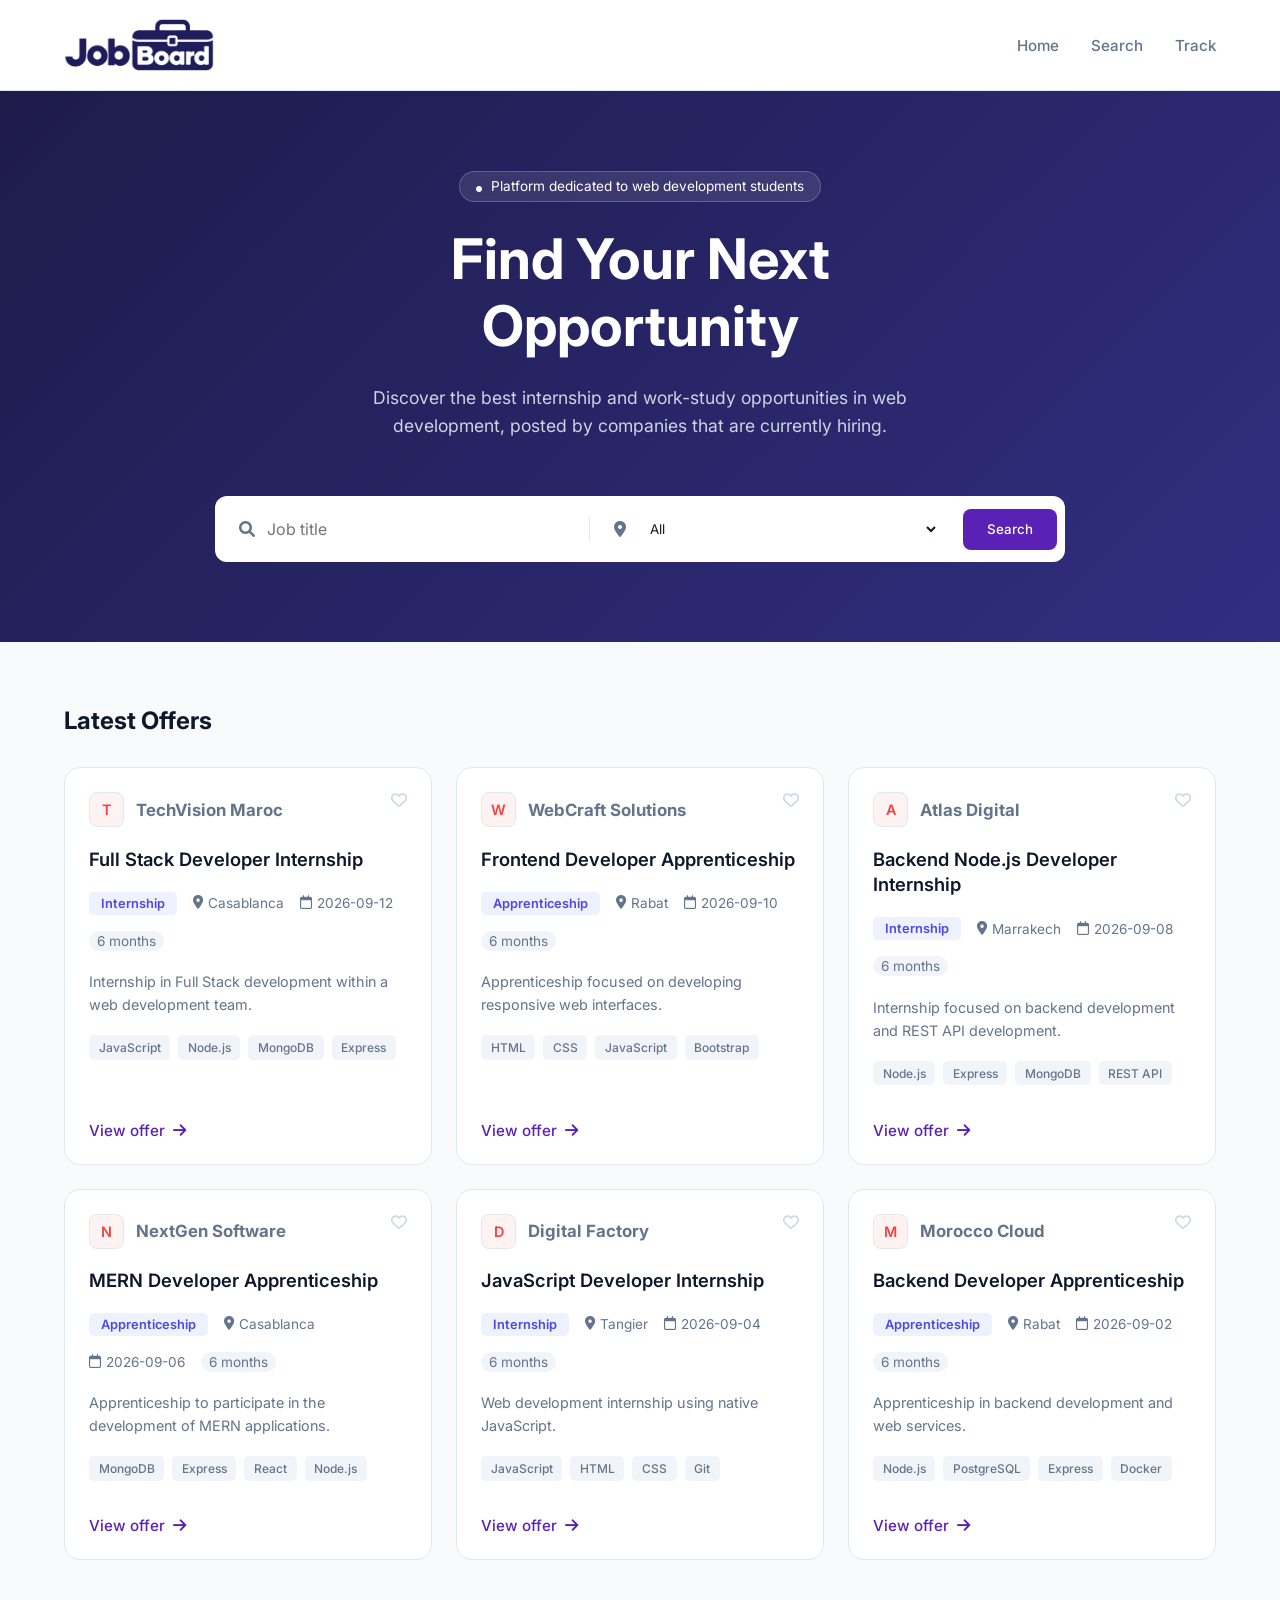
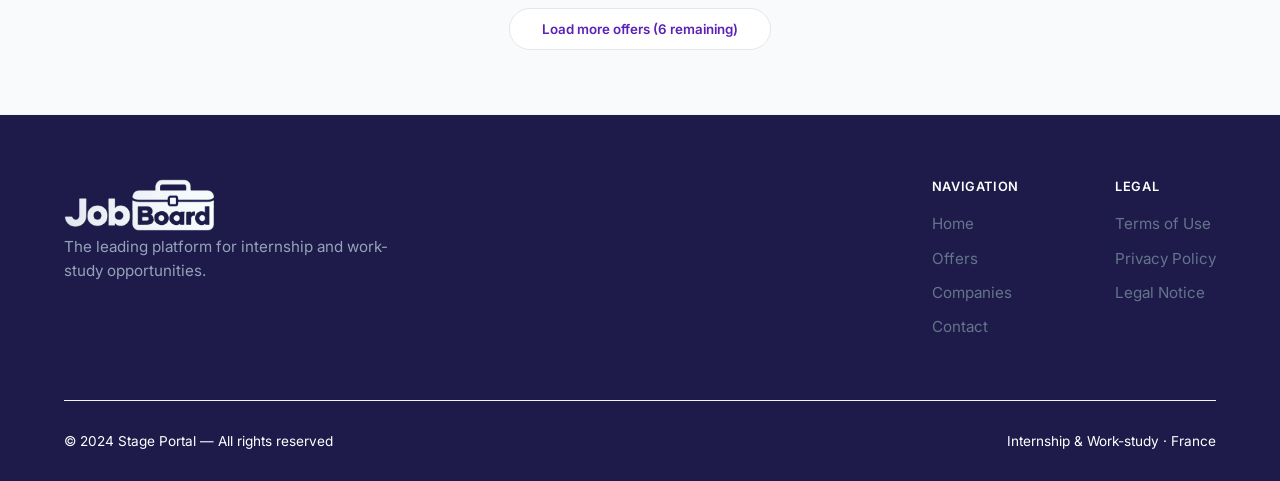
<file: index.html>
<!DOCTYPE html>
<html lang="en">

<head>
    <meta charset="UTF-8">
    <meta name="viewport" content="width=device-width, initial-scale=1.0">
    <title>StageFinder - Find Your Next Opportunity</title>
    <link href="https://cdnjs.cloudflare.com/ajax/libs/font-awesome/6.0.0/css/all.min.css" rel="stylesheet">
    <link href="https://fonts.googleapis.com/css2?family=Inter:wght@400;500;600;700&display=swap" rel="stylesheet">
    <link rel="stylesheet" href="./css/public/style.css">
    <link rel="stylesheet" href="./css/public/index.css">
</head>

<body>

    <nav>
        <a href="./index.html" class="logo">
            <img src="./assets/images/logo.png" alt="Logo">
        </a>
        <div class="nav-links">
            <a href="./index.html">Home</a>
            <a href="./public/search-offers.html">Search</a>
            <a href="./public/offers-submiting.html">Track</a>
        </div>

    </nav>

    <header class="hero">
        <div class="hero-badge">
            <i class="fa-solid fa-circle" style="font-size: 6px; margin-right: 5px;"></i>
            Platform dedicated to web development students
        </div>
        <h1>Find Your Next<br>Opportunity</h1>
        <p>Discover the best internship and work-study opportunities in web development, posted by companies
            that are currently hiring.</p>

        <div class="search-box">
            <div class="search-input">
                <i class="fa-solid fa-magnifying-glass"></i>
                <input id="search-title" type="text" placeholder="Job title">
            </div>
            <div class="search-divider"></div>
            <div class="search-input">
                <i class="fa-solid fa-location-dot"></i>
                <select id="search-city">
                    <option value="all">All</option>
                </select>
            </div>
            <button class="btn-primary" style="border-radius: 0.5rem; padding: 0.8rem 1.5rem;">Search</button>
        </div>
    </header>

    <main class="container">
        <div class="section-header">
            <div>
                <h2>Latest Offers</h2>
            </div>
        </div>

        <div class="grid">

        </div>
        <div class="flex">
            
        </div>

        <div class="load-more">
            <button class="pagination-btn">Load more offers</button>
        </div>
    </main>

    <footer class="site-footer">
        <div class="footer-container">

            <div class="footer-top">

                <div class="footer-brand">
                    <div class="footer-logo">
                        <img src="./assets/images/logo_dark_mode.png" alt="logo">
                    </div>
                    <p>The leading platform for internship and work-study opportunities.</p>
                </div>

                <div class="footer-links-wrapper">

                    <div class="footer-link-group">
                        <h4>Navigation</h4>
                        <ul>
                            <li><a href="#">Home</a></li>
                            <li><a href="#">Offers</a></li>
                            <li><a href="#">Companies</a></li>
                            <li><a href="#">Contact</a></li>
                        </ul>
                    </div>

                    <div class="footer-link-group">
                        <h4>Legal</h4>
                        <ul>
                            <li><a href="#">Terms of Use</a></li>
                            <li><a href="#">Privacy Policy</a></li>
                            <li><a href="#">Legal Notice</a></li>
                        </ul>
                    </div>

                </div>
            </div>

            <div class="footer-bottom">
                <p>© 2024 Stage Portal — All rights reserved</p>
                <p>Internship & Work-study · France</p>
            </div>

        </div>
    </footer>
    <script type="module"  src="./js/app.js"></script>
</body>

</html>
</file>
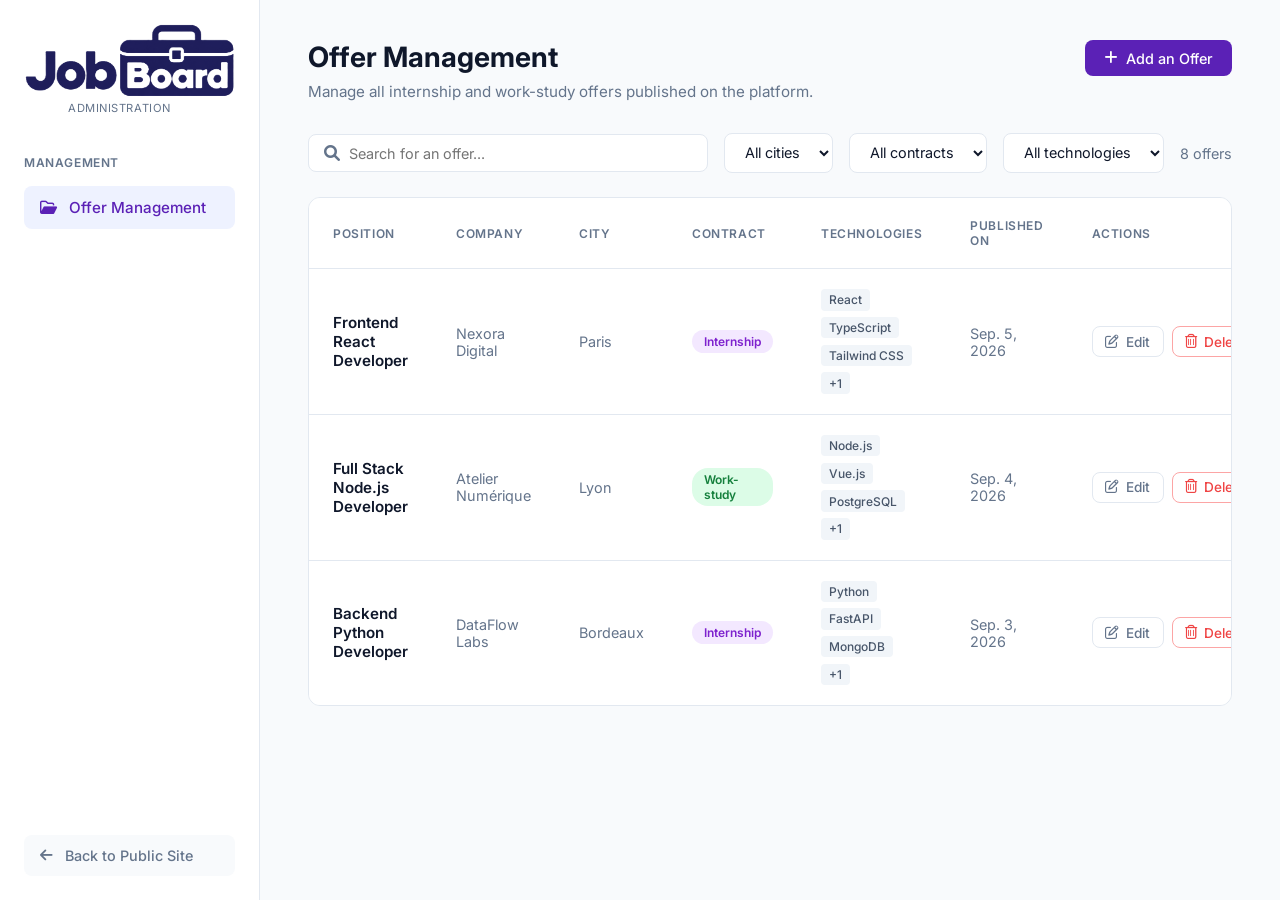
<file: admin/offers/index.html>
<!DOCTYPE html>
<html lang="en">
<head>
    <meta charset="UTF-8">
    <meta name="viewport" content="width=device-width, initial-scale=1.0">
    <title>Administration - Offer Management</title>
    <link href="https://cdnjs.cloudflare.com/ajax/libs/font-awesome/6.0.0/css/all.min.css" rel="stylesheet">
    <link rel="stylesheet" href="../../css/admin/style.css">
    <link rel="stylesheet" href="../../css/admin/offers-index.css">
</head>
<body>

    <div class="dashboard-container">
        
        <aside class="sidebar">
            <div class="sidebar-header">
                <div class="logo">
                    <img src="../../assets/images/logo.png" alt="logo">
                </div>
                <div class="admin-subtitle">ADMINISTRATION</div>
            </div>

            <div class="menu-section">
                <div class="menu-title">Management</div>
                <nav>
                    <ul>
                        <li>
                            <a href="./index.html" class="menu-item active">
                                <i class="fa-regular fa-folder-open"></i> Offer Management
                            </a>
                        </li>
                    </ul>
                </nav>
            </div>

            <div class="sidebar-footer">
                <a href="../../index.html" class="back-link">
                    <i class="fa-solid fa-arrow-left"></i> Back to Public Site
                </a>
            </div>
        </aside>

        <main class="main-content">
            
            <div class="page-header">
                <div>
                    <h1>Offer Management</h1>
                    <p>Manage all internship and work-study offers published on the platform.</p>
                </div>
                <a href="./create.html" class="btn btn-primary">
                    <i class="fa-solid fa-plus"></i> Add an Offer
                </a>
            </div>

            <div class="filters-bar">
                <div class="search-wrapper">
                    <i class="fa-solid fa-magnifying-glass"></i>
                    <input type="text" class="input-control" placeholder="Search for an offer...">
                </div>
                <select class="select-control">
                    <option>All cities</option>
                </select>
                <select class="select-control">
                    <option>All contracts</option>
                </select>
                <select class="select-control">
                    <option>All technologies</option>
                </select>
                <span class="results-count">8 offers</span>
            </div>

            <div class="table-container">
                <table class="data-table">
                    <thead>
                        <tr>
                            <th>Position</th>
                            <th>Company</th>
                            <th>City</th>
                            <th>Contract</th>
                            <th>Technologies</th>
                            <th>Published On</th>
                            <th>Actions</th>
                        </tr>
                    </thead>
                    <tbody>
                        <tr>
                            <td class="job-title">Frontend React Developer</td>
                            <td class="text-gray">Nexora Digital</td>
                            <td class="text-gray">Paris</td>
                            <td><span class="badge badge-stage">Internship</span></td>
                            <td>
                                <div class="tech-list">
                                    <span class="tech-tag">React</span>
                                    <span class="tech-tag">TypeScript</span>
                                    <span class="tech-tag">Tailwind CSS</span>
                                    <span class="tech-tag">+1</span>
                                </div>
                            </td>
                            <td class="text-gray">Sep. 5, 2026</td>
                            <td>
                                <div class="actions-cell">
                                    <button class="btn-action"><i class="fa-regular fa-pen-to-square"></i> Edit</button>
                                    <button class="btn-action btn-delete"><i class="fa-regular fa-trash-can"></i> Delete</button>
                                </div>
                            </td>
                        </tr>

                        <tr>
                            <td class="job-title">Full Stack Node.js Developer</td>
                            <td class="text-gray">Atelier Numérique</td>
                            <td class="text-gray">Lyon</td>
                            <td><span class="badge badge-alt">Work-study</span></td>
                            <td>
                                <div class="tech-list">
                                    <span class="tech-tag">Node.js</span>
                                    <span class="tech-tag">Vue.js</span>
                                    <span class="tech-tag">PostgreSQL</span>
                                    <span class="tech-tag">+1</span>
                                </div>
                            </td>
                            <td class="text-gray">Sep. 4, 2026</td>
                            <td>
                                <div class="actions-cell">
                                    <button class="btn-action"><i class="fa-regular fa-pen-to-square"></i> Edit</button>
                                    <button class="btn-action btn-delete"><i class="fa-regular fa-trash-can"></i> Delete</button>
                                </div>
                            </td>
                        </tr>

                        <tr>
                            <td class="job-title">Backend Python Developer</td>
                            <td class="text-gray">DataFlow Labs</td>
                            <td class="text-gray">Bordeaux</td>
                            <td><span class="badge badge-stage">Internship</span></td>
                            <td>
                                <div class="tech-list">
                                    <span class="tech-tag">Python</span>
                                    <span class="tech-tag">FastAPI</span>
                                    <span class="tech-tag">MongoDB</span>
                                    <span class="tech-tag">+1</span>
                                </div>
                            </td>
                            <td class="text-gray">Sep. 3, 2026</td>
                            <td>
                                <div class="actions-cell">
                                    <button class="btn-action"><i class="fa-regular fa-pen-to-square"></i> Edit</button>
                                    <button class="btn-action btn-delete"><i class="fa-regular fa-trash-can"></i> Delete</button>
                                </div>
                            </td>
                        </tr>

                    </tbody>
                </table>
            </div>

        </main>
    </div>

</body>
</html>
</file>
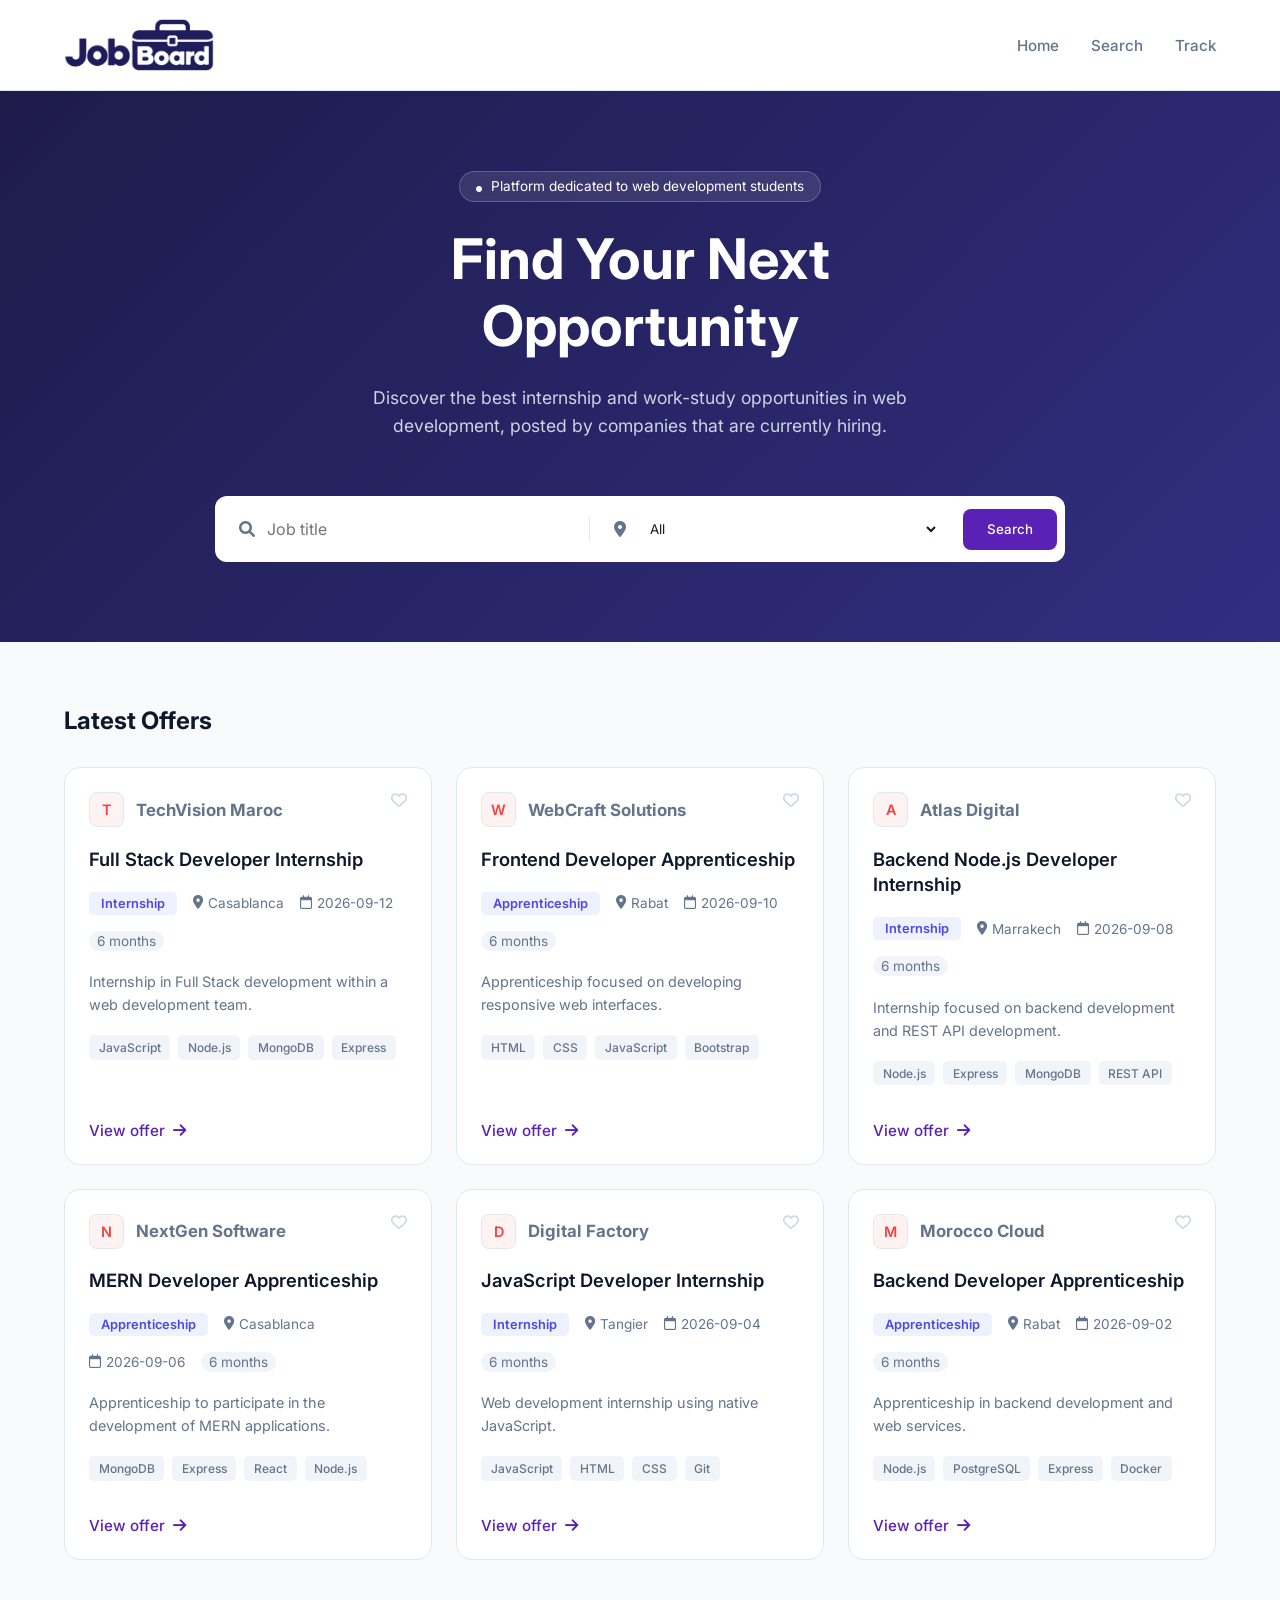
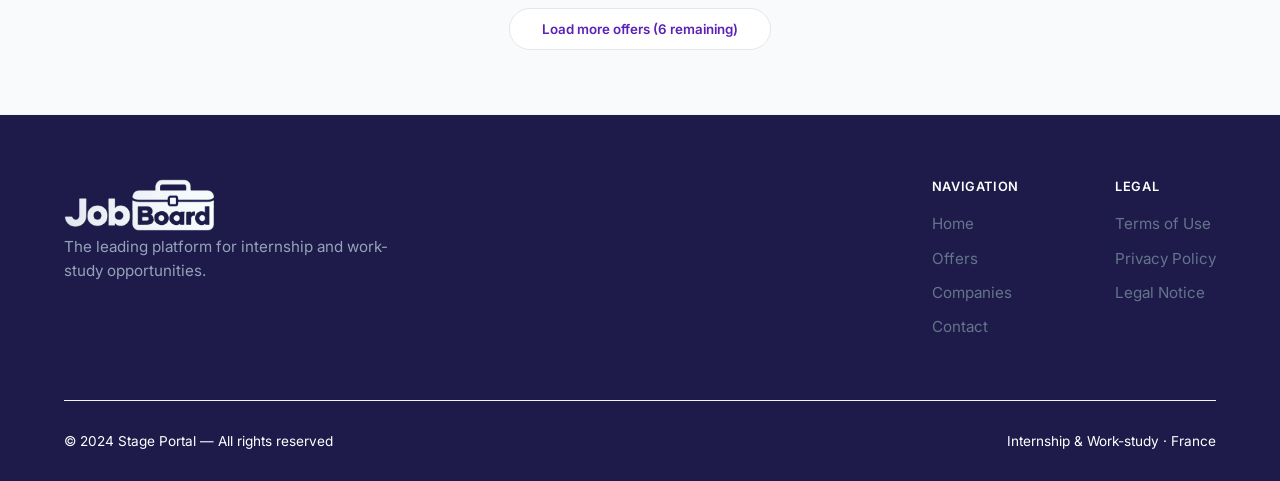
<file: public/offer-details.html>
<!DOCTYPE html>
<html lang="en">

<head>
    <meta charset="UTF-8">
    <meta name="viewport" content="width=device-width, initial-scale=1.0">
    <title>Frontend React Developer - StageFinder</title>
    <link href="https://cdnjs.cloudflare.com/ajax/libs/font-awesome/6.0.0/css/all.min.css" rel="stylesheet">
    <link href="https://fonts.googleapis.com/css2?family=Inter:wght@400;500;600;700&display=swap" rel="stylesheet">
    <link rel="stylesheet" href="../css/public/style.css">
    <link rel="stylesheet" href="../css/public/offer-details.css">
</head>

<body>

    <nav>
        <a href="../index.html" class="logo">
            <img src="../assets/images/logo.png" alt="Logo">
        </a>
        <div class="nav-links">
            <a href="../index.html">Home</a>
            <a href="./search-offers.html">Search</a>
            <a href="./offers-submiting.html">Track</a>
        </div>
    </nav>

    <main class="container">

        <div class="breadcrumb">
            <a href="#"><i class="fa-solid fa-arrow-left"></i> Back</a> /
            <a href="#">Offers</a> /
            <span class="current">Frontend React Developer</span>
        </div>

        <div class="job-header-card">
            <div class="job-header-top">
                <div class="company-info">
                    <div class="company-logo">N</div>
                    <div class="company-details">
                        <h3>Nexora Digital</h3>
                        <p><i class="fa-solid fa-location-dot"></i> Paris</p>
                    </div>
                </div>
                <button class="btn-outline">
                    <i class="fa-regular fa-heart"></i> Save
                </button>
            </div>

            <h1 class="job-title">Frontend React Developer</h1>

            <div class="job-meta">
                <span class="badge badge-stage">Internship</span>
                <span class="badge badge-gray">6 months</span>
                <span class="publish-date">
                    <i class="fa-regular fa-calendar"></i> Posted on September 5, 2026
                </span>
            </div>
        </div>

        <div class="main-content-grid">

            <div class="content-left">

                <div class="card">
                    <h4>Technologies</h4>
                    <div class="tags-container">
                        <span class="tag">React</span>
                        <span class="tag">TypeScript</span>
                        <span class="tag">Tailwind CSS</span>
                        <span class="tag">Vite</span>
                    </div>
                </div>

                <div class="card">
                    <h4>Job Description</h4>
                    <div class="description-text">
                        <p>You will join Nexora Digital's frontend team and actively contribute to the development of
                            our SaaS platform. Your responsibilities will include creating new React components,
                            optimizing performance, implementing unit tests, and participating in code reviews.</p>
                        <p>You will work closely with UX/UI designers and backend developers to deliver
                            high-quality features in an agile environment (2-week sprints).</p>
                    </div>
                </div>

                <div class="card">
                    <h4>Required Profile</h4>
                    <div class="description-text">
                        <p>Computer science student at Bachelor's or Master's level. Good knowledge of React and
                            TypeScript. Knowledge of Git. Technical curiosity and a strong interest in teamwork.</p>
                    </div>
                </div>

            </div>

            <aside class="content-right">

                <div class="card apply-card">
                    <h4>Apply</h4>
                    <p>Apply directly through the link or contact information provided by the company.</p>
                    <button class="btn-primary">
                        Apply <i class="fa-solid fa-arrow-up-right-from-square" style="font-size: 0.8rem;"></i>
                    </button>
                    <div class="apply-email">
                        or by email: <span>rh@nexora.io</span>
                    </div>
                </div>

                <div class="card">
                    <h4>Summary</h4>
                    <div class="summary-list">
                        <div class="summary-item">
                            <span class="summary-label">Contract</span>
                            <span class="summary-value">Internship</span>
                        </div>
                        <div class="summary-item">
                            <span class="summary-label">City</span>
                            <span class="summary-value">Paris</span>
                        </div>
                        <div class="summary-item">
                            <span class="summary-label">Duration</span>
                            <span class="summary-value">6 months</span>
                        </div>
                        <div class="summary-item">
                            <span class="summary-label">Company</span>
                            <span class="summary-value">Nexora Digital</span>
                        </div>
                    </div>
                </div>

            </aside>

        </div>
    </main>

    <footer class="site-footer">
        <div class="footer-container">

            <div class="footer-top">

                <div class="footer-brand">
                    <div class="footer-logo">
                        <img src="../assets/images/logo_dark_mode.png" alt="logo">
                    </div>
                    <p>The leading platform for internship and work-study opportunities.</p>
                </div>

                <div class="footer-links-wrapper">

                    <div class="footer-link-group">
                        <h4>Navigation</h4>
                        <ul>
                            <li><a href="#">Home</a></li>
                            <li><a href="#">Offers</a></li>
                            <li><a href="#">Companies</a></li>
                            <li><a href="#">Contact</a></li>
                        </ul>
                    </div>

                    <div class="footer-link-group">
                        <h4>Legal</h4>
                        <ul>
                            <li><a href="#">Terms of Use</a></li>
                            <li><a href="#">Privacy Policy</a></li>
                            <li><a href="#">Legal Notice</a></li>
                        </ul>
                    </div>

                </div>
            </div>

            <div class="footer-bottom">
                <p>© 2024 Stage Portal — All rights reserved</p>
                <p>Internship & Work-study · France</p>
            </div>

        </div>
    </footer>
    <script type="module" src="../js/offer-details.js"></script>
</body>

</html>
</file>
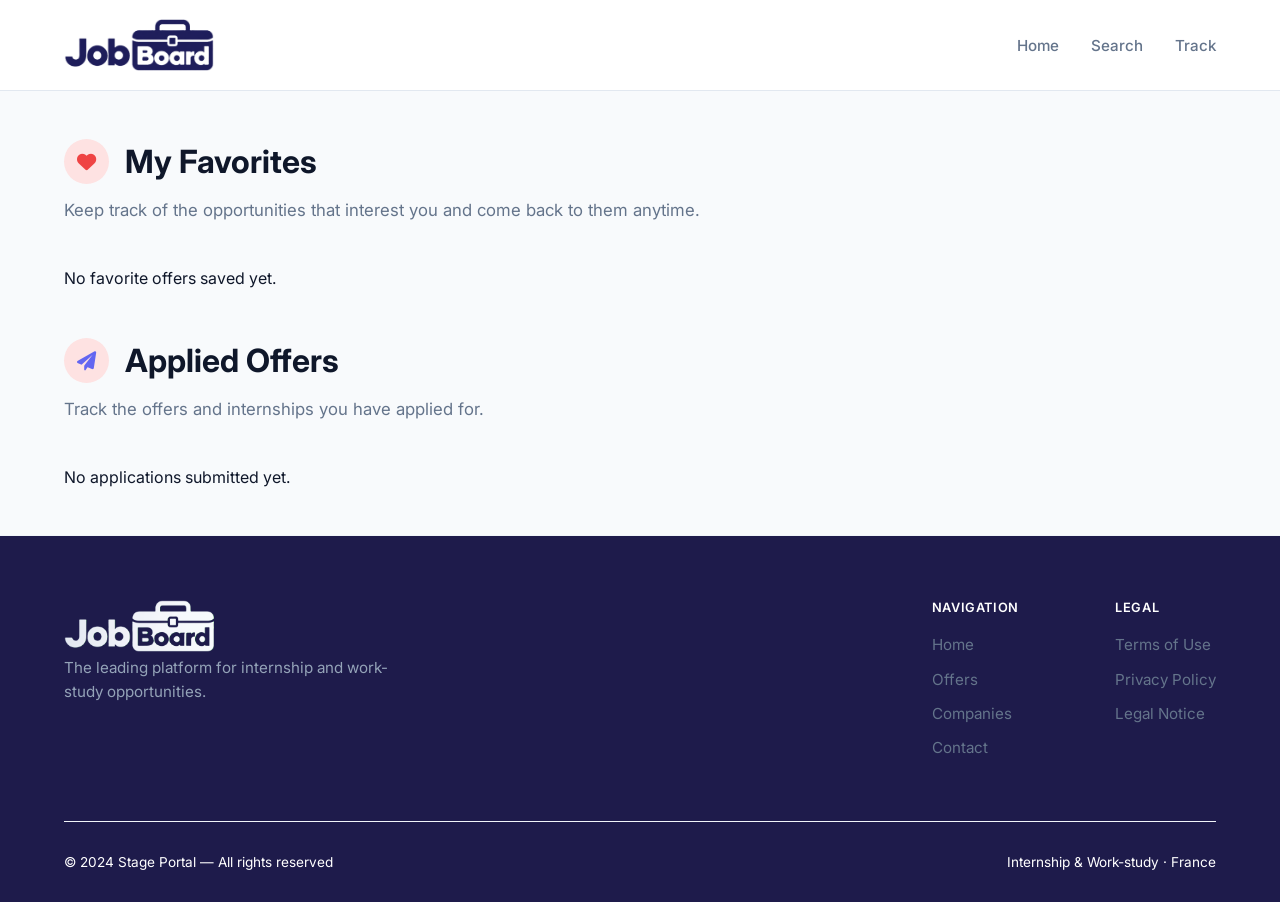
<file: public/offers-submiting.html>
<!DOCTYPE html>
<html lang="en">

<head>
    <meta charset="UTF-8">
    <meta name="viewport" content="width=device-width, initial-scale=1.0">
    <title>Track Offers - StageFinder</title>
    <link href="https://cdnjs.cloudflare.com/ajax/libs/font-awesome/6.0.0/css/all.min.css" rel="stylesheet">
    <link href="https://fonts.googleapis.com/css2?family=Inter:wght@400;500;600;700&display=swap" rel="stylesheet">
    <link rel="stylesheet" href="../css/public/style.css">
    <link rel="stylesheet" href="../css/public/offers-submiting.css">
</head>

<body>

    <nav>
        <a href="../index.html" class="logo">
            <img src="../assets/images/logo.png" alt="Logo">
        </a>
        <div class="nav-links">
            <a href="../index.html">Home</a>
            <a href="./search-offers.html">Search</a>
            <a href="./offers-submiting.html">Track</a>
        </div>
    </nav>

    <main class="container">

        
        <section class="track-section">
            <header class="favorites-header">
                <div class="header-title">
                    <div class="heart-icon-large"><i class="fa-solid fa-heart"></i></div>
                    <h1>My Favorites</h1>
                </div>
                <p>Keep track of the opportunities that interest you and come back to them anytime.</p>
            </header>

            <div class="grid favorites-grid"></div>
        </section>

        
        <section class="track-section" style="margin-top: 50px;">
            <header class="favorites-header">
                <div class="header-title">
                    <div class="heart-icon-large"><i class="fa-solid fa-paper-plane" style="color: #6366F1;"></i></div>
                    <h1>Applied Offers</h1>
                </div>
                <p>Track the offers and internships you have applied for.</p>
            </header>

            <div class="grid applications-grid"></div>
        </section>

    </main>

    <footer class="site-footer">
        <div class="footer-container">

            <div class="footer-top">

                <div class="footer-brand">
                    <div class="footer-logo">
                        <img src="../assets/images/logo_dark_mode.png" alt="logo">
                    </div>
                    <p>The leading platform for internship and work-study opportunities.</p>
                </div>

                <div class="footer-links-wrapper">

                    <div class="footer-link-group">
                        <h4>Navigation</h4>
                        <ul>
                            <li><a href="../index.html">Home</a></li>
                            <li><a href="./search-offers.html">Offers</a></li>
                            <li><a href="#">Companies</a></li>
                            <li><a href="#">Contact</a></li>
                        </ul>
                    </div>

                    <div class="footer-link-group">
                        <h4>Legal</h4>
                        <ul>
                            <li><a href="#">Terms of Use</a></li>
                            <li><a href="#">Privacy Policy</a></li>
                            <li><a href="#">Legal Notice</a></li>
                        </ul>
                    </div>

                </div>
            </div>

            <div class="footer-bottom">
                <p>© 2024 Stage Portal — All rights reserved</p>
                <p>Internship & Work-study · France</p>
            </div>

        </div>
    </footer>

    <script type="module" src="../js/offers-submitting.js"></script>
</body>

</html>
</file>
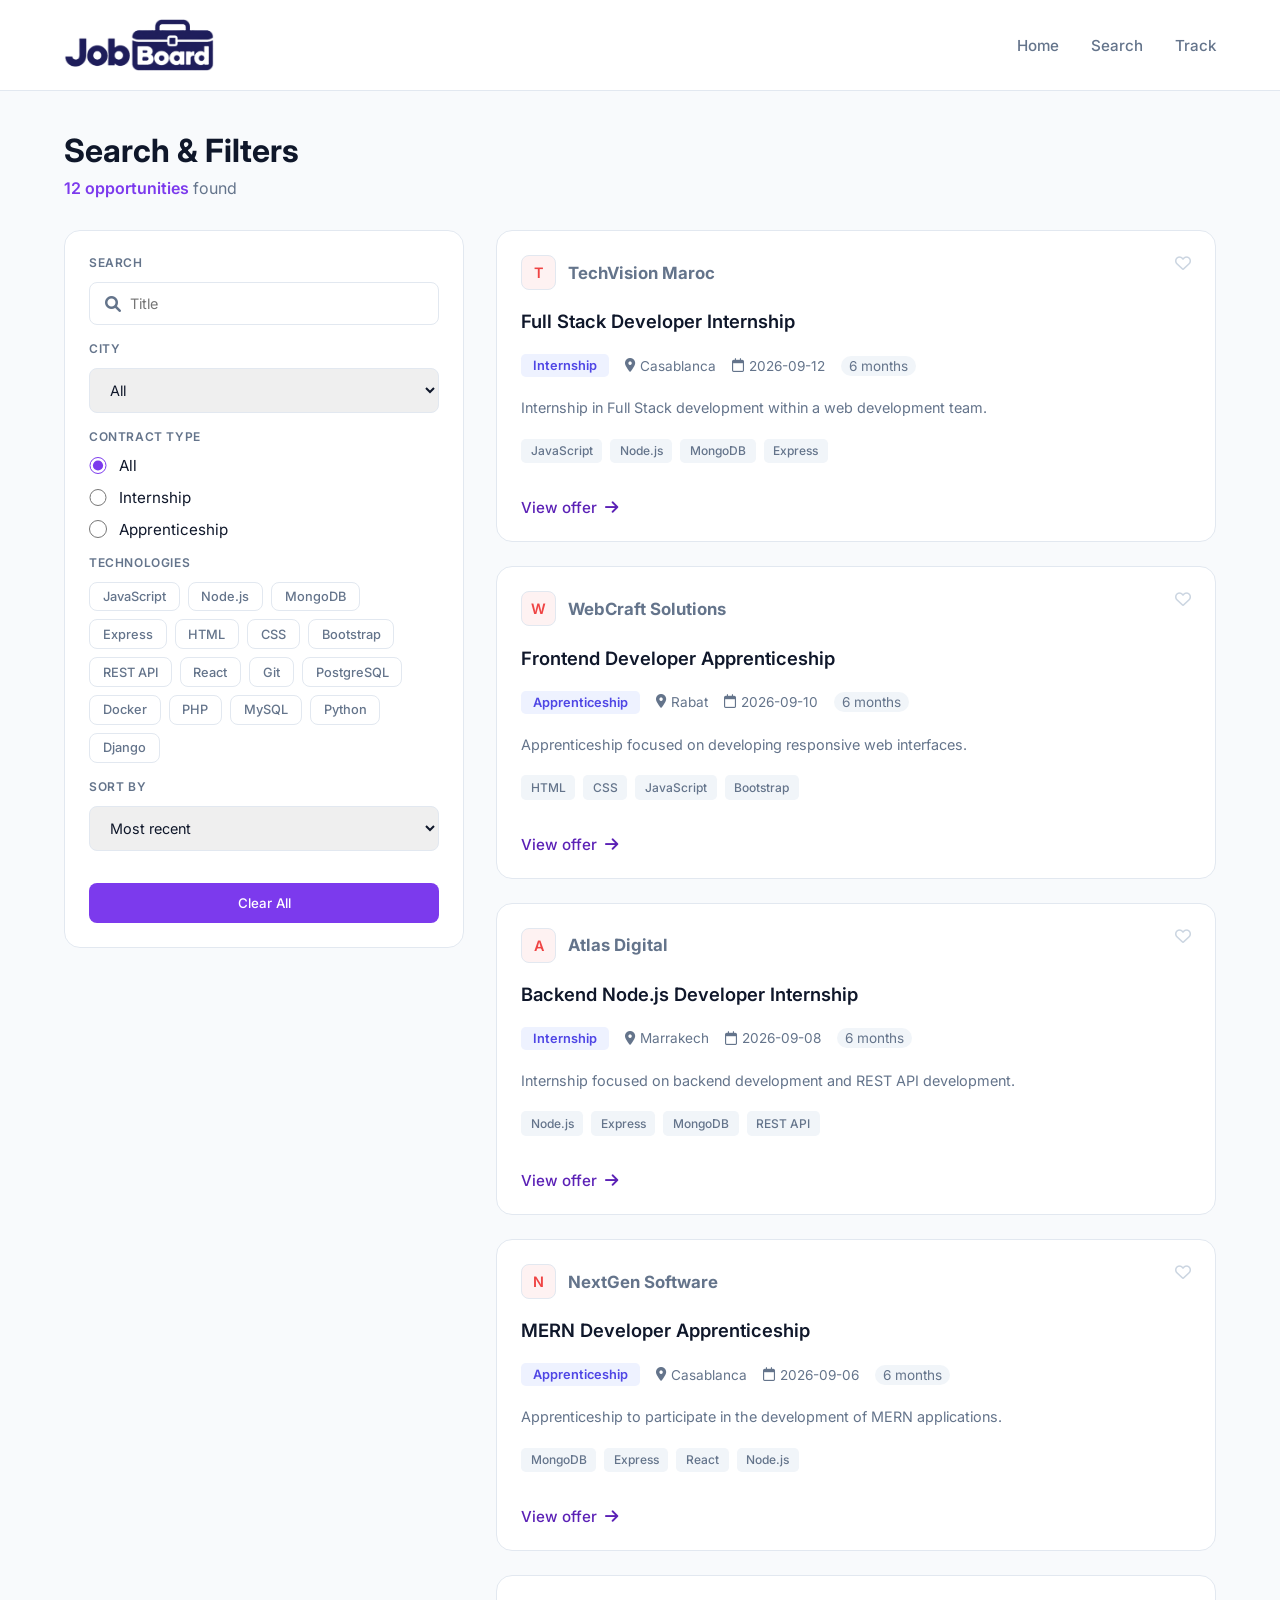
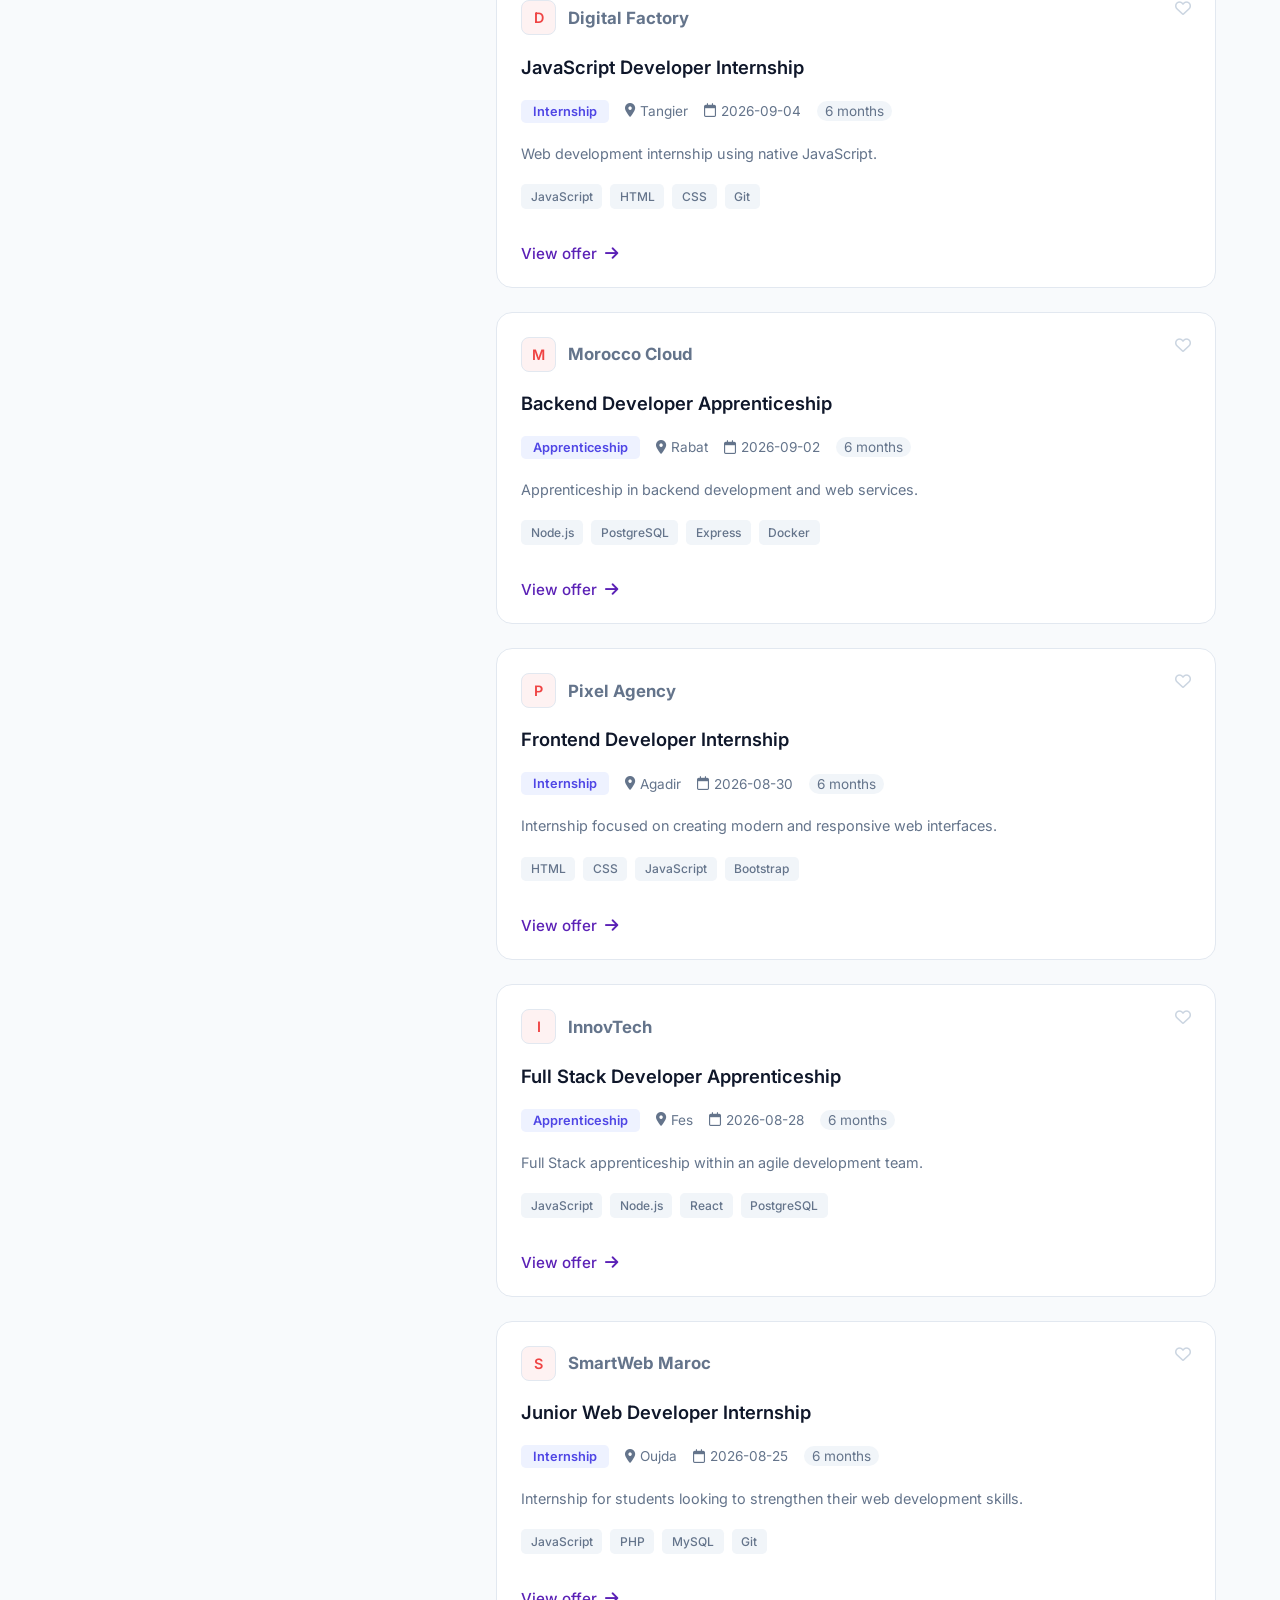
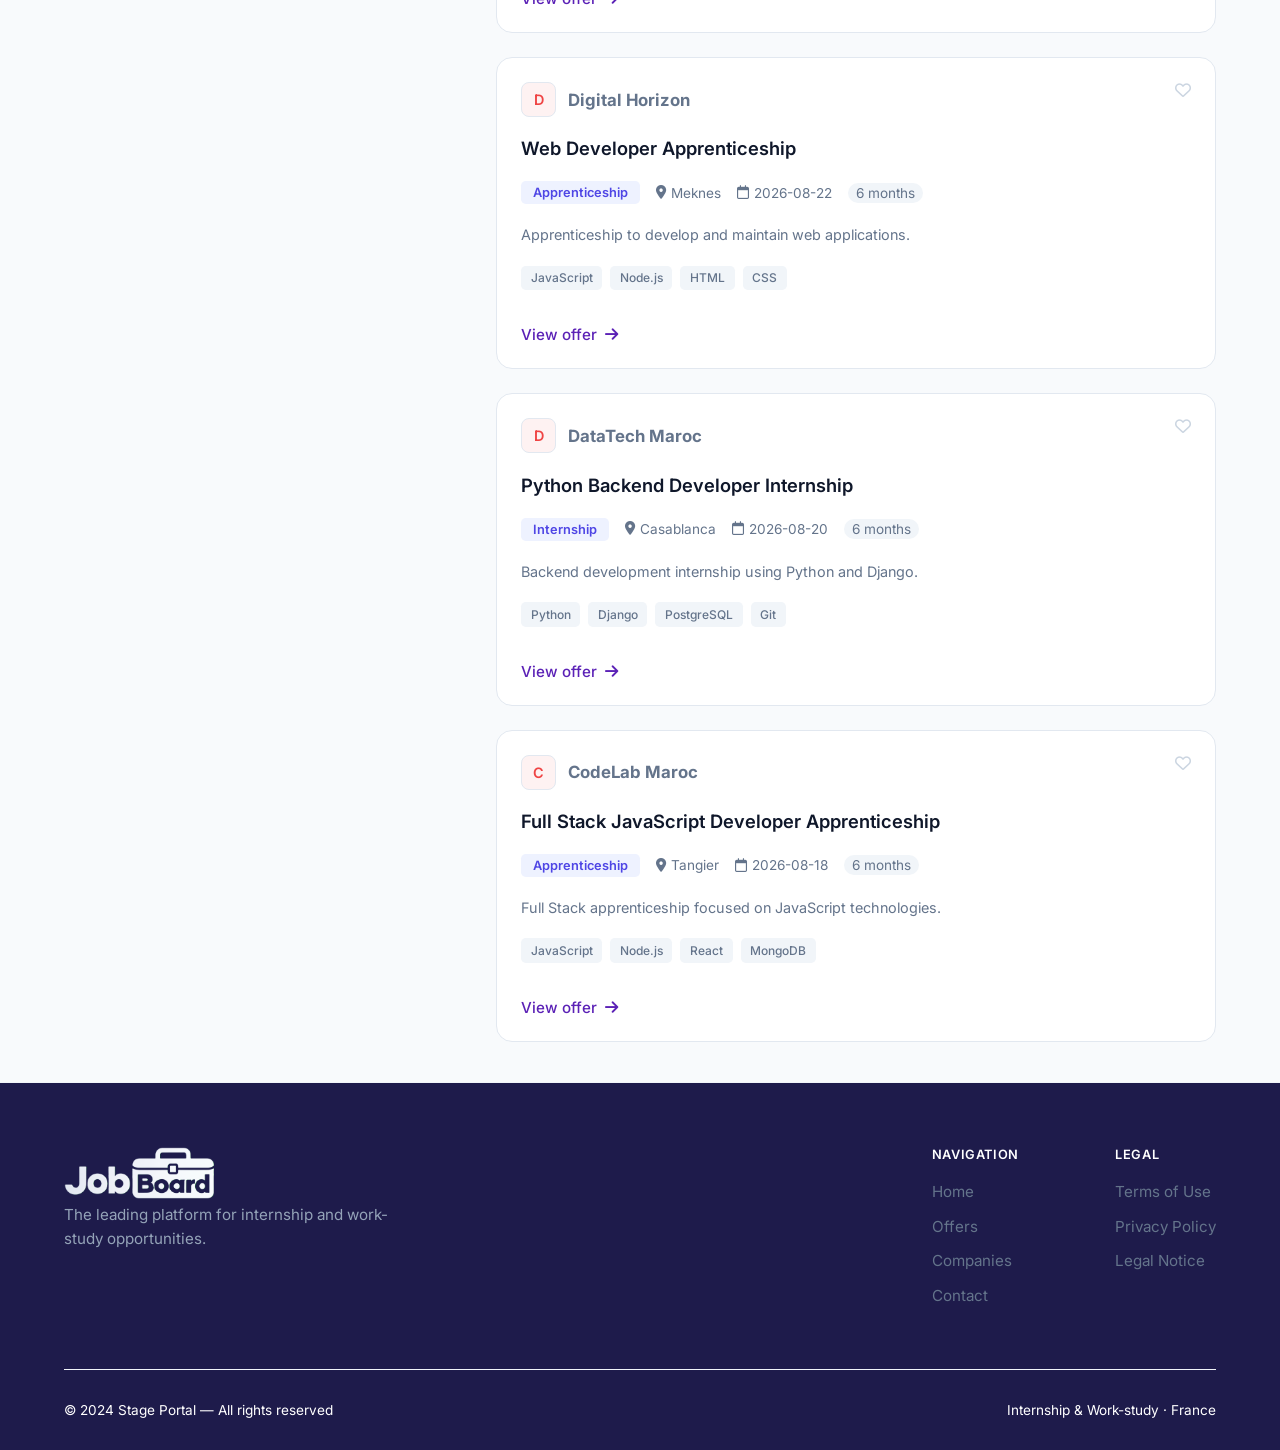
<file: public/search-offers.html>
<!DOCTYPE html>
<html lang="en">

<head>
    <meta charset="UTF-8">
    <meta name="viewport" content="width=device-width, initial-scale=1.0">
    <title>Search & Filters - StageFinder</title>
    <link href="https://cdnjs.cloudflare.com/ajax/libs/font-awesome/6.0.0/css/all.min.css" rel="stylesheet">
    <link href="https://fonts.googleapis.com/css2?family=Inter:wght@400;500;600;700&display=swap" rel="stylesheet">
    <link rel="stylesheet" href="../css/public/style.css">
    <link rel="stylesheet" href="../css/public/search-offers.css">
</head>

<body>

    <nav>
        <a href="../index.html" class="logo">
            <img src="../assets/images/logo.png" alt="Logo">
        </a>
        <div class="nav-links">
            <a href="../index.html">Home</a>
            <a href="./search-offers.html">Search</a>
            <a href="./offers-submiting.html">Track</a>
        </div>
        
    </nav>

    <main class="container">

        <header class="page-header">
            <h1>Search & Filters</h1>
            <p><span class="highlight-text">8 opportunities</span> found</p>
        </header>

        <div class="search-layout">

            <aside class="filters-sidebar">

                <div class="filter-group">
                    <label class="filter-label">Search</label>
                    <div class="input-wrapper">
                        <i class="fa-solid fa-magnifying-glass"></i>
                        <input type="text" class="form-control search-input" placeholder="Title">
                    </div>
                </div>

                <div class="filter-group">
                    <label class="filter-label">City</label>
                    <select class="form-control cities-select">
                        <!-- cities -->
                    </select>
                </div>

                <div class="filter-group">
                    <label class="filter-label">Contract Type</label>
                    <div class="radio-group">
                        <label class="radio-label">
                            <input type="radio" name="contrat" class="contrat contrat-deafult" value="all" checked> All
                        </label>
                        <label class="radio-label">
                            <input type="radio" name="contrat"  class="contrat" value="Internship"> Internship
                        </label>
                        <label class="radio-label">
                            <input type="radio" name="contrat"  class="contrat" value="Apprenticeship"> Apprenticeship
                        </label>
                    </div>
                </div>

                <div class="filter-group">
                    <label class="filter-label">Technologies</label>
                    <div class="tech-cloud">
                        <!-- technologies -->
                    </div>
                </div>

                <div class="filter-group">
                    <label class="filter-label">Sort By</label>
                    <select class="form-control sort">
                        <option value="desc">Most recent</option>
                        <option value="asc">Oldest</option>
                    </select>
                </div>

                <div class="filter-actions">
                    <button class="btn-clear">Clear All</button>
                </div>

            </aside>

            <div class="results-list">
                <!-- cards displayed here -->
            </div>

        </div>
    </main>

    <footer class="site-footer">
        <div class="footer-container">

            <div class="footer-top">

                <div class="footer-brand">
                    <div class="footer-logo">
                        <img src="../assets/images/logo_dark_mode.png" alt="logo">
                    </div>
                    <p>The leading platform for internship and work-study opportunities.</p>
                </div>

                <div class="footer-links-wrapper">

                    <div class="footer-link-group">
                        <h4>Navigation</h4>
                        <ul>
                            <li><a href="#">Home</a></li>
                            <li><a href="#">Offers</a></li>
                            <li><a href="#">Companies</a></li>
                            <li><a href="#">Contact</a></li>
                        </ul>
                    </div>

                    <div class="footer-link-group">
                        <h4>Legal</h4>
                        <ul>
                            <li><a href="#">Terms of Use</a></li>
                            <li><a href="#">Privacy Policy</a></li>
                            <li><a href="#">Legal Notice</a></li>
                        </ul>
                    </div>

                </div>
            </div>

            <div class="footer-bottom">
                <p>© 2024 Stage Portal — All rights reserved</p>
                <p>Internship & Work-study · France</p>
            </div>

        </div>
    </footer>
    <script type="module" src="../js/search-offers.js"></script>
</body>

</html>
</file>
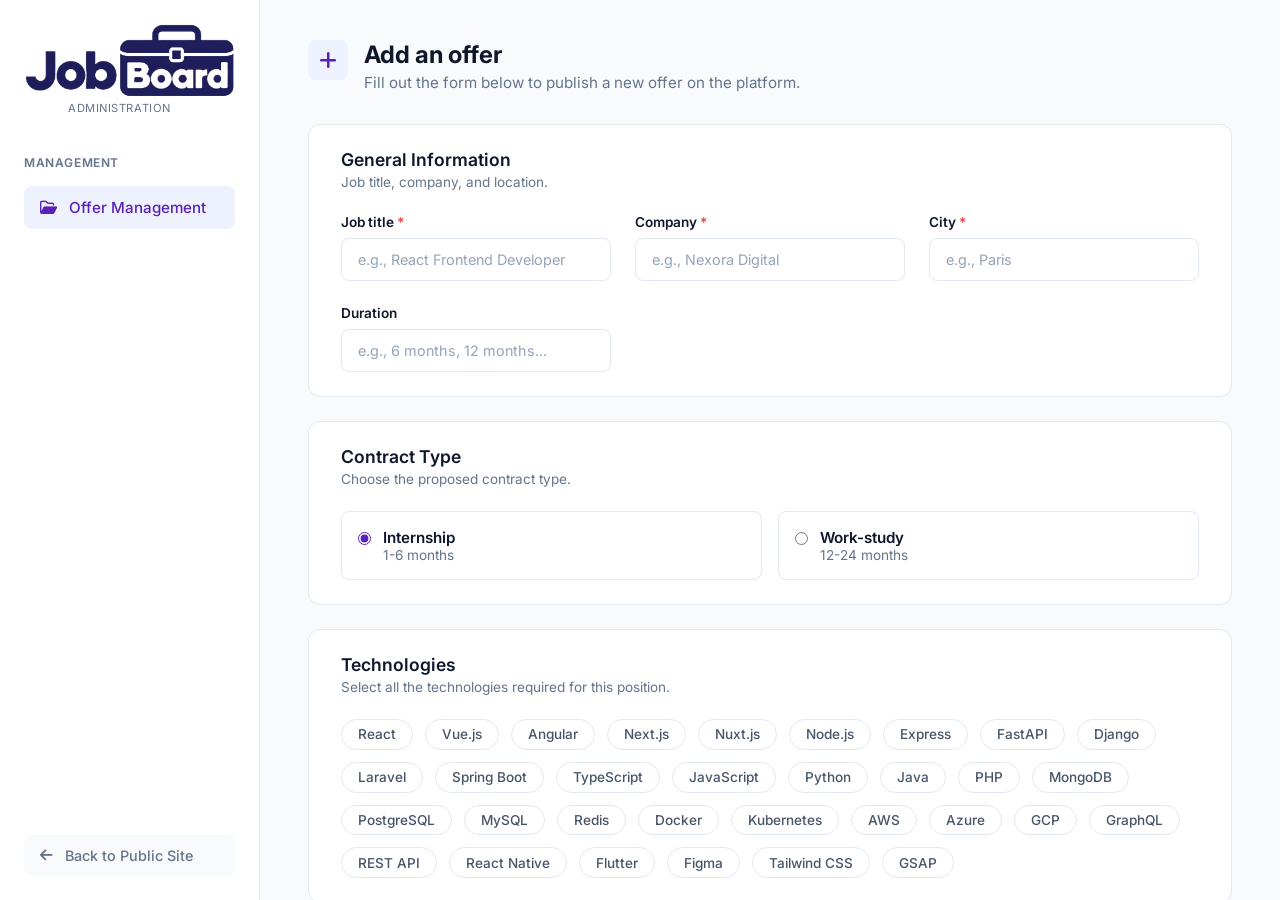
<file: admin/offers/create.html>
<!DOCTYPE html>
<html lang="en">

<head>
    <meta charset="UTF-8">
    <meta name="viewport" content="width=device-width, initial-scale=1.0">
    <title>Add an offer - StageFinder</title>
    <link href="https://cdnjs.cloudflare.com/ajax/libs/font-awesome/6.0.0/css/all.min.css" rel="stylesheet">
    <link rel="stylesheet" href="../../css/admin/style.css">
    <link rel="stylesheet" href="../../css/admin/offers-create.css">
</head>

<body>

    <div class="dashboard-container">

        <aside class="sidebar">
            <div class="sidebar-header">
                <div class="logo">
                    <img src="../../assets/images/logo.png" alt="logo">
                </div>
                <div class="admin-subtitle">ADMINISTRATION</div>
            </div>

            <div class="menu-section">
                <div class="menu-title">Management</div>
                <nav>
                    <ul>
                        <li>
                            <a href="./index.html" class="menu-item active">
                                <i class="fa-regular fa-folder-open"></i> Offer Management
                            </a>
                        </li>
                    </ul>
                </nav>
            </div>

            <div class="sidebar-footer">
                <a href="../../index.html" class="back-link">
                    <i class="fa-solid fa-arrow-left"></i> Back to Public Site
                </a>
            </div>
        </aside>


        <main class="main-content">

            <div class="page-header">
                <div class="icon-wrapper">
                    <i class="fa-solid fa-plus"></i>
                </div>
                <div class="header-text">
                    <h1>Add an offer</h1>
                    <p>Fill out the form below to publish a new offer on the platform.</p>
                </div>
            </div>

            <form>
                <div class="form-card">
                    <div class="form-card-header">
                        <h2>General Information</h2>
                        <p>Job title, company, and location.</p>
                    </div>
                    <div class="form-grid">
                        <div class="form-group">
                            <label class="form-label">Job title <span class="required">*</span></label>
                            <input type="text" class="form-control" placeholder="e.g., React Frontend Developer">
                        </div>
                        <div class="form-group">
                            <label class="form-label">Company <span class="required">*</span></label>
                            <input type="text" class="form-control" placeholder="e.g., Nexora Digital">
                        </div>
                        <div class="form-group">
                            <label class="form-label">City <span class="required">*</span></label>
                            <input type="text" class="form-control" placeholder="e.g., Paris">
                        </div>
                        <div class="form-group">
                            <label class="form-label">Duration</label>
                            <input type="text" class="form-control" placeholder="e.g., 6 months, 12 months...">
                        </div>
                    </div>
                </div>

                <div class="form-card">
                    <div class="form-card-header">
                        <h2>Contract Type</h2>
                        <p>Choose the proposed contract type.</p>
                    </div>
                    <div class="radio-grid">
                        <label class="radio-card">
                            <input type="radio" name="contract_type" checked>
                            <div class="radio-content">
                                <span class="radio-title">Internship</span>
                                <span class="radio-desc">1-6 months</span>
                            </div>
                        </label>
                        <label class="radio-card">
                            <input type="radio" name="contract_type">
                            <div class="radio-content">
                                <span class="radio-title">Work-study</span>
                                <span class="radio-desc">12-24 months</span>
                            </div>
                        </label>
                    </div>
                </div>

                <div class="form-card">
                    <div class="form-card-header">
                        <h2>Technologies</h2>
                        <p>Select all the technologies required for this position.</p>
                    </div>
                    <div class="tech-grid">
                        <div class="tech-chip">React</div>
                        <div class="tech-chip">Vue.js</div>
                        <div class="tech-chip">Angular</div>
                        <div class="tech-chip">Next.js</div>
                        <div class="tech-chip">Nuxt.js</div>
                        <div class="tech-chip">Node.js</div>
                        <div class="tech-chip">Express</div>
                        <div class="tech-chip">FastAPI</div>
                        <div class="tech-chip">Django</div>
                        <div class="tech-chip">Laravel</div>
                        <div class="tech-chip">Spring Boot</div>
                        <div class="tech-chip">TypeScript</div>
                        <div class="tech-chip">JavaScript</div>
                        <div class="tech-chip">Python</div>
                        <div class="tech-chip">Java</div>
                        <div class="tech-chip">PHP</div>
                        <div class="tech-chip">MongoDB</div>
                        <div class="tech-chip">PostgreSQL</div>
                        <div class="tech-chip">MySQL</div>
                        <div class="tech-chip">Redis</div>
                        <div class="tech-chip">Docker</div>
                        <div class="tech-chip">Kubernetes</div>
                        <div class="tech-chip">AWS</div>
                        <div class="tech-chip">Azure</div>
                        <div class="tech-chip">GCP</div>
                        <div class="tech-chip">GraphQL</div>
                        <div class="tech-chip">REST API</div>
                        <div class="tech-chip">React Native</div>
                        <div class="tech-chip">Flutter</div>
                        <div class="tech-chip">Figma</div>
                        <div class="tech-chip">Tailwind CSS</div>
                        <div class="tech-chip">GSAP</div>
                    </div>
                </div>

                <div class="form-card">
                    <div class="form-card-header">
                        <h2>Job Description</h2>
                        <p>Describe the context, missions, and expected profile.</p>
                    </div>
                    <div class="form-grid">
                        <div class="form-group full-width">
                            <label class="form-label">Short description <span class="required">*</span></label>
                            <p class="helper-text">Hook displayed in offer cards (1-2 sentences).</p>
                            <textarea class="form-control" style="min-height: 60px;"
                                placeholder="Short description displayed in search results..."></textarea>
                        </div>
                        <div class="form-group full-width">
                            <label class="form-label">Full mission description <span class="required">*</span></label>
                            <p class="helper-text">Company context, mission details, team organization...</p>
                            <textarea class="form-control" placeholder="Describe the mission in detail..."></textarea>
                        </div>
                        <div class="form-group full-width">
                            <label class="form-label">Required profile <span class="required">*</span></label>
                            <textarea class="form-control"
                                placeholder="Education level, technical skills, personal qualities..."></textarea>
                        </div>
                    </div>
                </div>

                <div class="form-card">
                    <div class="form-card-header">
                        <h2>Contact & Publication</h2>
                        <p>Application information and publication date.</p>
                    </div>
                    <div class="form-grid">
                        <div class="form-group">
                            <label class="form-label">Contact email</label>
                            <input type="email" class="form-control" placeholder="e.g., hr@company.com">
                        </div>
                        <div class="form-group">
                            <label class="form-label">Application link</label>
                            <input type="url" class="form-control" placeholder="https://...">
                        </div>
                        <div class="form-group full-width" style="max-width: 50%;">
                            <label class="form-label">Publication date <span class="required">*</span></label>
                            <input type="date" class="form-control" value="2026-11-09">
                        </div>
                    </div>
                </div>

                <div class="actions-bar">
                    <button type="button" class="btn btn-outline">Cancel</button>
                    <button type="submit" class="btn btn-primary">Create offer</button>
                </div>
            </form>

        </main>
    </div>

</body>

</html>
</file>
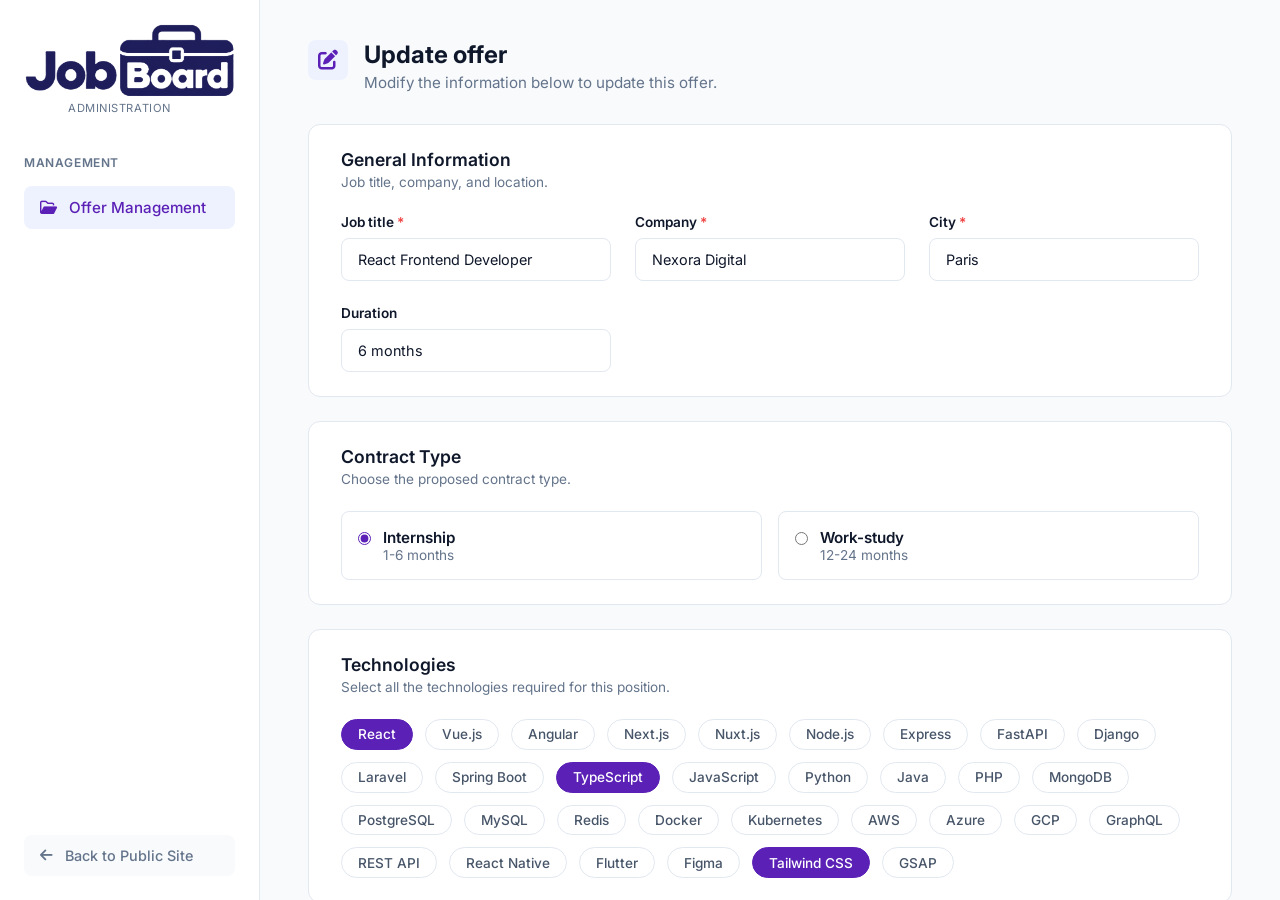
<file: admin/offers/update.html>
<!DOCTYPE html>
<html lang="en">

<head>
    <meta charset="UTF-8">
    <meta name="viewport" content="width=device-width, initial-scale=1.0">
    <title>Update an offer - StageFinder</title>
    <link href="https://cdnjs.cloudflare.com/ajax/libs/font-awesome/6.0.0/css/all.min.css" rel="stylesheet">
    <link rel="stylesheet" href="../../css/admin/style.css">
    <link rel="stylesheet" href="../../css/admin/offers-create.css">
</head>

<body>

    <div class="dashboard-container">

        <aside class="sidebar">
            <div class="sidebar-header">
                <div class="logo">
                    <img src="../../assets/images/logo.png" alt="logo">
                </div>
                <div class="admin-subtitle">ADMINISTRATION</div>
            </div>

            <div class="menu-section">
                <div class="menu-title">Management</div>
                <nav>
                    <ul>
                        <li>
                            <a href="./index.html" class="menu-item active">
                                <i class="fa-regular fa-folder-open"></i> Offer Management
                            </a>
                        </li>
                    </ul>
                </nav>
            </div>

            <div class="sidebar-footer">
                <a href="../../index.html" class="back-link">
                    <i class="fa-solid fa-arrow-left"></i> Back to Public Site
                </a>
            </div>
        </aside>

        <main class="main-content">

            <div class="page-header">
                <div class="icon-wrapper">
                    <i class="fa-solid fa-pen-to-square"></i>
                </div>
                <div class="header-text">
                    <h1>Update offer</h1>
                    <p>Modify the information below to update this offer.</p>
                </div>
            </div>

            <form>
                <div class="form-card">
                    <div class="form-card-header">
                        <h2>General Information</h2>
                        <p>Job title, company, and location.</p>
                    </div>
                    <div class="form-grid">
                        <div class="form-group">
                            <label class="form-label">Job title <span class="required">*</span></label>
                            <input type="text" class="form-control" value="React Frontend Developer" placeholder="e.g., React Frontend Developer">
                        </div>
                        <div class="form-group">
                            <label class="form-label">Company <span class="required">*</span></label>
                            <input type="text" class="form-control" value="Nexora Digital" placeholder="e.g., Nexora Digital">
                        </div>
                        <div class="form-group">
                            <label class="form-label">City <span class="required">*</span></label>
                            <input type="text" class="form-control" value="Paris" placeholder="e.g., Paris">
                        </div>
                        <div class="form-group">
                            <label class="form-label">Duration</label>
                            <input type="text" class="form-control" value="6 months" placeholder="e.g., 6 months, 12 months...">
                        </div>
                    </div>
                </div>

                <div class="form-card">
                    <div class="form-card-header">
                        <h2>Contract Type</h2>
                        <p>Choose the proposed contract type.</p>
                    </div>
                    <div class="radio-grid">
                        <label class="radio-card">
                            <input type="radio" name="contract_type" checked>
                            <div class="radio-content">
                                <span class="radio-title">Internship</span>
                                <span class="radio-desc">1-6 months</span>
                            </div>
                        </label>
                        <label class="radio-card">
                            <input type="radio" name="contract_type">
                            <div class="radio-content">
                                <span class="radio-title">Work-study</span>
                                <span class="radio-desc">12-24 months</span>
                            </div>
                        </label>
                    </div>
                </div>

                <div class="form-card">
                    <div class="form-card-header">
                        <h2>Technologies</h2>
                        <p>Select all the technologies required for this position.</p>
                    </div>
                    <div class="tech-grid">
                        <div class="tech-chip" style="background-color: var(--primary); color: white; border-color: var(--primary);">React</div>
                        <div class="tech-chip">Vue.js</div>
                        <div class="tech-chip">Angular</div>
                        <div class="tech-chip">Next.js</div>
                        <div class="tech-chip">Nuxt.js</div>
                        <div class="tech-chip">Node.js</div>
                        <div class="tech-chip">Express</div>
                        <div class="tech-chip">FastAPI</div>
                        <div class="tech-chip">Django</div>
                        <div class="tech-chip">Laravel</div>
                        <div class="tech-chip">Spring Boot</div>
                        <div class="tech-chip" style="background-color: var(--primary); color: white; border-color: var(--primary);">TypeScript</div>
                        <div class="tech-chip">JavaScript</div>
                        <div class="tech-chip">Python</div>
                        <div class="tech-chip">Java</div>
                        <div class="tech-chip">PHP</div>
                        <div class="tech-chip">MongoDB</div>
                        <div class="tech-chip">PostgreSQL</div>
                        <div class="tech-chip">MySQL</div>
                        <div class="tech-chip">Redis</div>
                        <div class="tech-chip">Docker</div>
                        <div class="tech-chip">Kubernetes</div>
                        <div class="tech-chip">AWS</div>
                        <div class="tech-chip">Azure</div>
                        <div class="tech-chip">GCP</div>
                        <div class="tech-chip">GraphQL</div>
                        <div class="tech-chip">REST API</div>
                        <div class="tech-chip">React Native</div>
                        <div class="tech-chip">Flutter</div>
                        <div class="tech-chip">Figma</div>
                        <div class="tech-chip" style="background-color: var(--primary); color: white; border-color: var(--primary);">Tailwind CSS</div>
                        <div class="tech-chip">GSAP</div>
                    </div>
                </div>

                <div class="form-card">
                    <div class="form-card-header">
                        <h2>Job Description</h2>
                        <p>Describe the context, missions, and expected profile.</p>
                    </div>
                    <div class="form-grid">
                        <div class="form-group full-width">
                            <label class="form-label">Short description <span class="required">*</span></label>
                            <p class="helper-text">Hook displayed in offer cards (1-2 sentences).</p>
                            <textarea class="form-control" style="min-height: 60px;" placeholder="Short description displayed in search results...">Join our product team to develop modern and performant user interfaces on our B2B SaaS platform.</textarea>
                        </div>
                        <div class="form-group full-width">
                            <label class="form-label">Full mission description <span class="required">*</span></label>
                            <p class="helper-text">Company context, mission details, team organization...</p>
                            <textarea class="form-control" placeholder="Describe the mission in detail...">You will join the frontend team of Nexora Digital and actively participate in the development of our SaaS platform. Your missions will include creating new React components, optimizing performance, setting up unit tests, and participating in code reviews.</textarea>
                        </div>
                        <div class="form-group full-width">
                            <label class="form-label">Required profile <span class="required">*</span></label>
                            <textarea class="form-control" placeholder="Education level, technical skills, personal qualities...">Student in Bac+3 to Bac+5 in computer science. Good mastery of React and TypeScript. Knowledge of Git. Technical curiosity and taste for teamwork.</textarea>
                        </div>
                    </div>
                </div>

                <div class="form-card">
                    <div class="form-card-header">
                        <h2>Contact & Publication</h2>
                        <p>Application information and publication date.</p>
                    </div>
                    <div class="form-grid">
                        <div class="form-group">
                            <label class="form-label">Contact email</label>
                            <input type="email" class="form-control" value="rh@nexoradigital.io" placeholder="e.g., hr@company.com">
                        </div>
                        <div class="form-group">
                            <label class="form-label">Application link</label>
                            <input type="url" class="form-control" placeholder="https://...">
                        </div>
                        <div class="form-group full-width" style="max-width: 50%;">
                            <label class="form-label">Publication date <span class="required">*</span></label>
                            <input type="date" class="form-control" value="2026-09-05">
                        </div>
                    </div>
                </div>

                <div class="actions-bar">
                    <button type="button" class="btn btn-outline">Cancel</button>
                    <button type="submit" class="btn btn-primary">Save changes</button>
                </div>
            </form>

        </main>
    </div>

</body>

</html>
</file>
<file: css/public/style.css>
:root {
    --primary: #5B21B6;
    --primary-light: #7C3AED;
    --primary-dark: #4C1D95;
    --bg-color: #F8FAFC;
    --text-main: #0F172A;
    --text-muted: #64748B;
    --border-color: #E2E8F0;
    --white: #FFFFFF;
    --stage-bg: #EEF2FF;
    --stage-text: #4F46E5;
    --alt-bg: #F0FDF4;
    --alt-text: #16A34A;
    --dark-card: #1E1B4B;
    --heart-red: #EF4444;
    --heart-bg: #FEE2E2;
}

* {
    margin: 0;
    padding: 0;
    box-sizing: border-box;
    font-family: 'Inter', sans-serif;
}

body {
    background-color: var(--bg-color);
    color: var(--text-main);
}

a {
    text-decoration: none;
    color: inherit;
}

ul {
    list-style: none;
}

nav {
    display: flex;
    justify-content: space-between;
    align-items: center;
    padding: 1.2rem 5%;
    background: var(--white);
    border-bottom: 1px solid var(--border-color);
}

.logo {
    font-weight: 700;
    font-size: 1.25rem;
    display: flex;
    align-items: center;
    gap: 0.5rem;
    color: var(--primary);
}

.logo img {
    width: 150px;
}

.nav-links {
    display: flex;
    gap: 2rem;
    align-items: center;
}

.nav-links a {
    color: var(--text-muted);
    font-weight: 500;
    font-size: 0.95rem;
    transition: color 0.2s;
}

.nav-links a:hover {
    color: var(--primary);
}


/* footer */
.site-footer {
    background-color: var(--dark-card);
    padding: 4rem 5% 2rem;
    font-family: 'Inter', sans-serif;
    border-top: 1px solid #F1F5F9;
}

.footer-container {
    max-width: 1200px;
    margin: 0 auto;
}

/* الجزء العلوي من الفوتر */
.footer-top {
    display: flex;
    justify-content: space-between;
    flex-wrap: wrap;
    gap: 3rem;
    margin-bottom: 4rem;
}

/* قسم الشعار والوصف */
.footer-brand {
    flex: 1;
    min-width: 250px;
    max-width: 350px;
}

.footer-logo img{
    width: 150px;
}


.footer-brand p {
    color: #94A3B8;
    font-size: 0.95rem;
    line-height: 1.6;
}

/* قسم الروابط */
.footer-links-wrapper {
    display: flex;
    gap: 6rem;
    flex-wrap: wrap;
}

.footer-link-group {
    display: flex;
    flex-direction: column;
    gap: 1.2rem;
}

.footer-link-group h4 {
    font-size: 0.8rem;
    font-weight: 600;
    color: var(--white);
    text-transform: uppercase;
    letter-spacing: 0.05em;
    margin: 0;
}

.footer-link-group ul {
    list-style: none;
    padding: 0;
    margin: 0;
    display: flex;
    flex-direction: column;
    gap: 0.9rem;
}

.footer-link-group a {
    text-decoration: none;
    color: #64748B;
    font-size: 0.95rem;
    transition: color 0.2s ease;
}

.footer-link-group a:hover {
    color: var(--white);
}

.footer-bottom {
    padding-top: 2rem;
    border-top: 1px solid #F1F5F9;
    display: flex;
    justify-content: space-between;
    align-items: center;
    flex-wrap: wrap;
    gap: 1rem;
}

.footer-bottom p {
    color: var(--white);
    font-size: 0.85rem;
    margin: 0;
}


@media (max-width: 768px) {
    .footer-top {
        flex-direction: column;
        gap: 2.5rem;
    }

    .footer-links-wrapper {
        gap: 3rem;
        flex-direction: column;
    }

    .footer-bottom {
        flex-direction: column;
        text-align: center;
        justify-content: center;
    }
}
</file>
<file: css/public/index.css>
.btn-primary {
    background: var(--primary);
    color: var(--white);
    padding: 0.6rem 1.2rem;
    border-radius: 0.5rem;
    font-weight: 500;
    border: none;
    cursor: pointer;
    transition: background 0.2s;
}

.btn-primary:hover {
    background: var(--primary-dark);
}

.hero {
    background: linear-gradient(135deg, #1E1B4B 0%, #312E81 100%);
    color: var(--white);
    text-align: center;
    padding: 5rem 5%;
    display: flex;
    flex-direction: column;
    align-items: center;
    gap: 1.5rem;
}

.hero-badge {
    background: rgba(255, 255, 255, 0.1);
    padding: 0.4rem 1rem;
    border-radius: 2rem;
    font-size: 0.85rem;
    border: 1px solid rgba(255, 255, 255, 0.2);
    backdrop-filter: blur(5px);
}

.hero h1 {
    font-size: 3.5rem;
    max-width: 800px;
    line-height: 1.2;
    font-weight: 700;
}

.hero p {
    color: #CBD5E1;
    font-size: 1.1rem;
    max-width: 600px;
    line-height: 1.6;
}

.search-box {
    background: var(--white);
    padding: 0.5rem;
    border-radius: 0.75rem;
    display: flex;
    gap: 0.5rem;
    width: 100%;
    max-width: 850px;
    margin-top: 2rem;
    align-items: center;
}

.search-input {
    flex: 1;
    display: flex;
    align-items: center;
    gap: 0.75rem;
    padding: 0.5rem 1rem;
    color: var(--text-muted);
}

.search-input input {
    border: none;
    outline: none;
    width: 100%;
    font-size: 1rem;
    color: var(--text-main);
}

.search-input select {
    border: none;
    width: 100%;
    padding: 0.5rem;
    border-radius: 4px;
    background-color: white;
    color: var(--text-main);
    outline: none;
}

.search-divider {
    width: 1px;
    height: 24px;
    background: var(--border-color);
}

.container {
    padding: 4rem 5%;
    max-width: 1400px;
    margin: 0 auto;
}

.section-header {
    display: flex;
    justify-content: space-between;
    align-items: center;
    margin-bottom: 2rem;
    flex-wrap: wrap;
    gap: 1.5rem;
}

.section-header h2 {
    font-size: 1.5rem;
    color: var(--text-main);
}

.filters {
    display: flex;
    gap: 0.5rem;
}

.filter-btn {
    padding: 0.5rem 1.2rem;
    border-radius: 2rem;
    border: 1px solid var(--border-color);
    background: var(--white);
    color: var(--text-muted);
    cursor: pointer;
    font-size: 0.9rem;
    font-weight: 500;
    transition: all 0.2s;
}

.filter-btn.active {
    background: var(--primary);
    color: var(--white);
    border-color: var(--primary);
}

.grid {
    display: grid;
    grid-template-columns: repeat(auto-fill, minmax(320px, 1fr));
    gap: 1.5rem;
}
.flex {
    display: flex;
    justify-content: center;
    align-items: center;
}

.card {
    background: var(--white);
    border-radius: 1rem;
    padding: 1.5rem;
    border: 1px solid var(--border-color);
    transition: transform 0.2s, box-shadow 0.2s;
    display: flex;
    flex-direction: column;
    gap: 1.2rem;
}

.card:hover {
    transform: translateY(-4px);
    box-shadow: 0 10px 15px -3px rgba(0, 0, 0, 0.05);
}

.card-header {
    display: flex;
    justify-content: space-between;
    align-items: flex-start;
}

.company {
    display: flex;
    align-items: center;
    gap: 0.75rem;
    font-size: 0.9rem;
    color: var(--text-muted);
}

.company-logo {
    width: 35px;
    height: 35px;
    border-radius: 0.5rem;
    background: #F8FAFC;
    display: flex;
    align-items: center;
    justify-content: center;
    font-weight: 600;
    color: var(--primary);
    border: 1px solid var(--border-color);
}

.heart-icon {
    color: #CBD5E1;
    cursor: pointer;
    transition: color 0.2s;
}

.heart-icon:hover {
    color: #EF4444;
}

.card-title {
    font-size: 1.15rem;
    font-weight: 600;
    color: var(--text-main);
    line-height: 1.4;
}

.card-meta {
    display: flex;
    gap: 1rem;
    font-size: 0.85rem;
    flex-wrap: wrap;
    align-items: center;
}

.badge {
    padding: 0.25rem 0.75rem;
    border-radius: 0.3rem;
    font-weight: 600;
    font-size: 0.8rem;
}

.badge-stage {
    background: var(--stage-bg);
    color: var(--stage-text);
}

.badge-alt {
    background: var(--alt-bg);
    color: var(--alt-text);
}

.meta-item {
    display: flex;
    align-items: center;
    gap: 0.3rem;
    color: var(--text-muted);
}

.card-desc {
    font-size: 0.9rem;
    color: var(--text-muted);
    line-height: 1.6;
}

.tags {
    display: flex;
    gap: 0.5rem;
    flex-wrap: wrap;
}

.tag {
    background: #F1F5F9;
    color: var(--text-muted);
    padding: 0.3rem 0.6rem;
    border-radius: 0.3rem;
    font-size: 0.75rem;
    font-weight: 500;
}

.card-footer {
    margin-top: auto;
    padding-top: 1rem;
}

.btn-link {
    color: var(--primary);
    font-weight: 500;
    font-size: 0.95rem;
    display: flex;
    align-items: center;
    gap: 0.5rem;
    transition: gap 0.2s;
}

.btn-link:hover {
    gap: 0.75rem;
}

.load-more {
    text-align: center;
    margin-top: 3rem;
}

.load-more button {
    background: var(--white);
    border: 1px solid var(--border-color);
    padding: 0.75rem 2rem;
    border-radius: 2rem;
    color: var(--primary);
    font-weight: 600;
    cursor: pointer;
    transition: background 0.2s;
}

.load-more button:hover {
    background: #F8FAFC;
}

@media (max-width: 900px) {
    .hero h1 {
        font-size: 2.5rem;
    }

    .nav-links {
        display: none;
        
    }
}

@media (max-width: 600px) {
    .hero h1 {
        font-size: 2rem;
    }

    .search-box {
        flex-direction: column;
        background: transparent;
        padding: 0;
        gap: 1rem;
    }

    .search-input {
        background: var(--white);
        border-radius: 0.5rem;
        width: 100%;
        padding: 1rem;
    }

    .search-divider {
        display: none;
    }

    .search-box .btn-primary {
        width: 100%;
        padding: 1rem;
    }

    .section-header {
        flex-direction: column;
        align-items: flex-start;
    }

    .filters {
        flex-wrap: wrap;
    }
}

.noDataContainer {
    width: 100%;
    min-height: 350px;

    display: flex;
    justify-content: center;
    align-items: center;

    padding: 40px 20px;
}

.noDataContent {
    width: min(100%, 500px);
    padding: 45px 30px;

    display: flex;
    flex-direction: column;
    align-items: center;

    text-align: center;

    background: #fff;
    border: 1px solid #e5e7eb;
    border-radius: 16px;

    box-shadow: 0 8px 30px rgba(15, 23, 42, 0.06);
}

.noDataIcon {
    width: 70px;
    height: 70px;

    display: flex;
    justify-content: center;
    align-items: center;

    margin-bottom: 20px;

    border-radius: 50%;

    background: #f3e8ff;
    color: #7c3aed;

    font-size: 2rem;
}

.noDataContent h3 {
    margin: 0 0 8px;
    color: var(--text-primary);
}

.noDataContent p {
    margin: 0 0 25px;
    color: var(--text-muted);
}
</file>
<file: css/admin/style.css>
@import url('https://fonts.googleapis.com/css2?family=Inter:wght@400;500;600;700&display=swap');

:root {
    --primary: #5B21B6;
    --primary-hover: #7C3AED;
    --primary-bg: #EEF2FF;
    --text-main: #0F172A;
    --text-muted: #64748B;
    --bg-app: #F8FAFC;
    --white: #FFFFFF;
    --border: #E2E8F0;
    --danger: #EF4444;
    --danger-bg: #FEF2F2;
    --danger-border: #FCA5A5;
}

* {
    margin: 0;
    padding: 0;
    box-sizing: border-box;
    font-family: 'Inter', sans-serif;
}

body {
    background-color: var(--bg-app);
    color: var(--text-main);
    display: flex;
    height: 100vh;
    overflow: hidden;
}

a {
    text-decoration: none;
    color: inherit;
}

ul {
    list-style: none;
}


.dashboard-container {
    display: flex;
    width: 100%;
    height: 100%;
}

.sidebar {
    width: 260px;
    background-color: var(--white);
    border-right: 1px solid var(--border);
    display: flex;
    flex-direction: column;
    padding: 1.5rem;
    flex-shrink: 0;
}

.sidebar-header {
    margin-bottom: 2.5rem;
}

.logo {
    display: flex;
    align-items: center;
    gap: 0.75rem;
    font-weight: 700;
    font-size: 1.25rem;
    color: var(--text-main);
    margin-bottom: 0.25rem;
}

.logo img {
    width: 100%;
}

.logo-icon {
    background-color: var(--primary);
    color: var(--white);
    width: 32px;
    height: 32px;
    border-radius: 0.5rem;
    display: flex;
    align-items: center;
    justify-content: center;
    font-size: 1rem;
}

.admin-subtitle {
    font-size: 0.7rem;
    color: var(--text-muted);
    letter-spacing: 0.05em;
    padding-left: 2.75rem;
}

.menu-section {
    margin-bottom: 2rem;
}

.menu-title {
    font-size: 0.75rem;
    font-weight: 600;
    color: var(--text-muted);
    text-transform: uppercase;
    letter-spacing: 0.05em;
    margin-bottom: 1rem;
}

.menu-item {
    display: flex;
    align-items: center;
    gap: 0.75rem;
    padding: 0.75rem 1rem;
    border-radius: 0.5rem;
    color: var(--text-muted);
    font-weight: 500;
    font-size: 0.95rem;
    transition: all 0.2s;
    margin-bottom: 0.25rem;
}

.menu-item:hover {
    background-color: var(--bg-app);
    color: var(--text-main);
}

.menu-item.active {
    background-color: var(--primary-bg);
    color: var(--primary);
}

.sidebar-footer {
    margin-top: auto;
}

.back-link {
    display: flex;
    align-items: center;
    gap: 0.75rem;
    padding: 0.75rem 1rem;
    border-radius: 0.5rem;
    color: var(--text-muted);
    font-weight: 500;
    font-size: 0.9rem;
    transition: all 0.2s;
    background-color: var(--bg-app);
}

.back-link:hover {
    background-color: #E2E8F0;
    color: var(--text-main);
}

.btn {
    display: inline-flex;
    align-items: center;
    justify-content: center;
    gap: 0.5rem;
    padding: 0.6rem 1.2rem;
    border-radius: 0.5rem;
    font-weight: 500;
    font-size: 0.9rem;
    cursor: pointer;
    transition: all 0.2s;
    border: none;
}

.btn-primary {
    background-color: var(--primary);
    color: var(--white);
}

.btn-primary:hover {
    background-color: var(--primary-hover);
}

.input-control,
.select-control {
    padding: 0.6rem 1rem;
    border: 1px solid var(--border);
    border-radius: 0.5rem;
    font-size: 0.9rem;
    color: var(--text-main);
    background-color: var(--white);
    outline: none;
}

.input-control:focus,
.select-control:focus {
    border-color: var(--primary);
}

@media (max-width: 891px) {
    .sidebar {
        display: none;
    }
}
</file>
<file: css/admin/offers-index.css>
.main-content {
    flex: 1;
    overflow-y: auto;
    padding: 2.5rem 3rem;
}

.page-header {
    display: flex;
    justify-content: space-between;
    align-items: flex-start;
    margin-bottom: 2rem;
}

.page-header h1 {
    font-size: 1.75rem;
    font-weight: 700;
    margin-bottom: 0.5rem;
}

.page-header p {
    color: var(--text-muted);
    font-size: 0.95rem;
}

.filters-bar {
    display: flex;
    gap: 1rem;
    align-items: center;
    margin-bottom: 1.5rem;
    flex-wrap: wrap;
}

.search-wrapper {
    position: relative;
    flex: 1;
}

.search-wrapper i {
    position: absolute;
    left: 1rem;
    top: 50%;
    transform: translateY(-50%);
    color: var(--text-muted);
}

.search-wrapper input {
    width: 100%;
    padding-left: 2.5rem;
}

.results-count {
    color: var(--text-muted);
    font-size: 0.9rem;
    white-space: nowrap;
    margin-left: auto;
}

.table-container {
    background-color: var(--white);
    border: 1px solid var(--border);
    border-radius: 0.75rem;
    overflow-x:scroll;
}

.data-table {
    width: 100%;
    border-collapse: collapse;
    min-width: 900px;
}

.data-table th,
.data-table td {
    padding: 1.25rem 1.5rem;
    text-align: left;
    border-bottom: 1px solid var(--border);
}

.data-table th {
    font-size: 0.75rem;
    font-weight: 600;
    color: var(--text-muted);
    text-transform: uppercase;
    letter-spacing: 0.05em;
    background-color: var(--white);
}

.data-table tbody tr:last-child td {
    border-bottom: none;
}

.data-table tbody tr:hover {
    background-color: var(--bg-app);
}

.job-title {
    font-weight: 600;
    color: var(--text-main);
    font-size: 0.95rem;
}

.text-gray {
    color: var(--text-muted);
    font-size: 0.9rem;
}

.badge {
    padding: 0.25rem 0.75rem;
    border-radius: 1rem;
    font-size: 0.75rem;
    font-weight: 600;
    display: inline-block;
}

.badge-stage {
    background-color: #F3E8FF;
    color: #7E22CE;
}

.badge-alt {
    background-color: #DCFCE7;
    color: #15803D;
}

.tech-list {
    display: flex;
    gap: 0.4rem;
    flex-wrap: wrap;
    max-width: 250px;
}

.tech-tag {
    background-color: #F1F5F9;
    color: #475569;
    padding: 0.2rem 0.5rem;
    border-radius: 0.25rem;
    font-size: 0.75rem;
    font-weight: 500;
}

.actions-cell {
    display: flex;
    gap: 0.5rem;
}

.btn-action {
    background: transparent;
    border: 1px solid var(--border);
    padding: 0.4rem 0.8rem;
    border-radius: 0.5rem;
    font-size: 0.85rem;
    font-weight: 500;
    color: var(--text-muted);
    cursor: pointer;
    display: flex;
    align-items: center;
    gap: 0.4rem;
    transition: all 0.2s;
}

.btn-action:hover {
    background-color: var(--bg-app);
    color: var(--text-main);
}

.btn-delete {
    border-color: var(--danger-border);
    color: var(--danger);
}

.btn-delete:hover {
    background-color: var(--danger-bg);
    color: var(--danger);
}
</file>
<file: css/public/offer-details.css>
.btn-primary {
    background: var(--primary-light);
    color: var(--white);
    padding: 0.6rem 1.2rem;
    border-radius: 0.5rem;
    font-weight: 500;
    border: none;
    cursor: pointer;
    transition: background 0.2s;
    display: inline-flex;
    align-items: center;
    gap: 0.5rem;
    justify-content: center;
}

.btn-primary:hover {
    background: var(--primary);
}

.container {
    padding: 2rem 5%;
    max-width: 1200px;
    margin: 0 auto;
}

.breadcrumb {
    display: flex;
    gap: 0.5rem;
    color: var(--text-muted);
    font-size: 0.9rem;
    margin-bottom: 1.5rem;
    align-items: center;
}

.breadcrumb a:hover {
    color: var(--primary);
}

.breadcrumb .current {
    color: var(--text-main);
    font-weight: 500;
}

.job-header-card {
    background: var(--white);
    border-radius: 1rem;
    padding: 2rem;
    border: 1px solid var(--border-color);
    margin-bottom: 1.5rem;
}

.job-header-top {
    display: flex;
    justify-content: space-between;
    align-items: flex-start;
    margin-bottom: 1.5rem;
    flex-wrap: wrap;
    gap: 1rem;
}

.company-info {
    display: flex;
    align-items: center;
    gap: 1rem;
}

.company-logo {
    width: 48px;
    height: 48px;
    border-radius: 0.5rem;
    background: #FEE2E2;
    color: #991B1B;
    display: flex;
    align-items: center;
    justify-content: center;
    font-weight: 700;
    font-size: 1.2rem;
}

.company-details h3 {
    font-size: 1rem;
    color: var(--text-main);
    margin-bottom: 0.2rem;
}

.company-details p {
    font-size: 0.85rem;
    color: var(--text-muted);
    display: flex;
    align-items: center;
    gap: 0.3rem;
}

.btn-outline {
    border: 1px solid var(--border-color);
    background: var(--white);
    padding: 0.6rem 1.2rem;
    border-radius: 0.5rem;
    color: var(--text-main);
    font-weight: 500;
    cursor: pointer;
    display: flex;
    align-items: center;
    gap: 0.5rem;
    transition: all 0.2s;
}

.btn-outline:hover {
    background: #F1F5F9;
}

.job-title {
    font-size: 2rem;
    font-weight: 700;
    margin-bottom: 1rem;
    color: var(--text-main);
}

.job-meta {
    display: flex;
    gap: 1rem;
    align-items: center;
    flex-wrap: wrap;
}

.badge {
    padding: 0.3rem 0.8rem;
    border-radius: 1rem;
    font-size: 0.85rem;
    font-weight: 500;
}

.badge-stage {
    background: var(--stage-bg);
    color: var(--stage-text);
}

.badge-gray {
    background: #F1F5F9;
    color: var(--text-muted);
}

.publish-date {
    color: var(--text-muted);
    font-size: 0.85rem;
    display: flex;
    align-items: center;
    gap: 0.4rem;
}

.main-content-grid {
    display: grid;
    grid-template-columns: 2fr 1fr;
    gap: 1.5rem;
}

.card {
    background: var(--white);
    border-radius: 1rem;
    padding: 1.5rem 2rem;
    border: 1px solid var(--border-color);
    margin-bottom: 1.5rem;
}

.card h4 {
    font-size: 1.1rem;
    font-weight: 600;
    margin-bottom: 1rem;
    color: var(--text-main);
}

.tags-container {
    display: flex;
    gap: 0.5rem;
    flex-wrap: wrap;
}

.tag {
    background: #F1F5F9;
    color: var(--text-muted);
    padding: 0.4rem 1rem;
    border-radius: 0.5rem;
    font-size: 0.85rem;
    font-weight: 500;
}


.description-text p {
    color: var(--text-muted);
    margin-bottom: 1rem;
    line-height: 1.7;
    font-size: 0.95rem;
}

.description-text p:last-child {
    margin-bottom: 0;
}

.apply-card {
    background: var(--dark-card);
    color: var(--white);
    border: none;
}

.apply-card h4 {
    color: var(--white);
}

.apply-card p {
    color: #CBD5E1;
    font-size: 0.9rem;
    margin-bottom: 1.5rem;
    line-height: 1.5;
}

.apply-card .btn-primary {
    width: 100%;
    padding: 0.8rem;
    font-size: 1rem;
    margin-bottom: 1rem;
}

.apply-email {
    text-align: center;
    font-size: 0.85rem;
    color: #94A3B8;
}

.apply-email span {
    color: var(--white);
    font-weight: 500;
}

.summary-list {
    display: flex;
    flex-direction: column;
    gap: 1.2rem;
}

.summary-item {
    display: flex;
    justify-content: space-between;
    align-items: center;
    font-size: 0.95rem;
}

.summary-label {
    color: #94A3B8;
}

.summary-value {
    font-weight: 600;
    color: var(--text-main);
}

/* التصميم المتجاوب (Responsive Design) */
@media (max-width: 900px) {
    .main-content-grid {
        grid-template-columns: 1fr;
        /* تحويل الشبكة لعمود واحد في الشاشات الصغيرة */
    }

    .nav-links {
        display: none;
    }
}

@media (max-width: 600px) {
    .job-title {
        font-size: 1.5rem;
    }

    .card {
        padding: 1.5rem;
    }

    .job-header-card {
        padding: 1.5rem;
    }

    .job-header-top {
        flex-direction: column;
    }

    .btn-outline {
        width: 100%;
        justify-content: center;
    }
}
</file>
<file: css/public/offers-submiting.css>
.btn-primary {
    background: var(--primary-light);
    color: var(--white);
    padding: 0.6rem 1.2rem;
    border-radius: 0.5rem;
    font-weight: 500;
    border: none;
    cursor: pointer;
    transition: background 0.2s;
    display: inline-flex;
    align-items: center;
    gap: 0.5rem;
}

.btn-primary:hover {
    background: var(--primary);
}

.container {
    padding: 3rem 5%;
    max-width: 1400px;
    margin: 0 auto;
}

.favorites-header {
    margin-bottom: 3rem;
    display: flex;
    flex-direction: column;
    gap: 1rem;
    align-items: flex-start;
}

.header-title {
    display: flex;
    align-items: center;
    gap: 1rem;
}

.heart-icon-large {
    width: 45px;
    height: 45px;
    background: var(--heart-bg);
    color: var(--heart-red);
    border-radius: 50%;
    display: flex;
    align-items: center;
    justify-content: center;
    font-size: 1.2rem;
}

.favorites-header h1 {
    font-size: 2rem;
    font-weight: 700;
    color: var(--text-main);
}

.favorites-header p {
    color: var(--text-muted);
    font-size: 1.05rem;
}

.saved-badge {
    background: var(--primary-bg);
    color: var(--primary);
    padding: 0.4rem 1rem;
    border-radius: 2rem;
    font-size: 0.9rem;
    font-weight: 600;
    margin-top: 0.5rem;
}

.grid {
    display: grid;
    grid-template-columns: repeat(auto-fill, minmax(320px, 1fr));
    gap: 1.5rem;
}

.card {
    background: var(--white);
    border-radius: 1rem;
    padding: 1.5rem;
    border: 1px solid var(--border-color);
    transition: transform 0.2s, box-shadow 0.2s;
    display: flex;
    flex-direction: column;
    gap: 1.2rem;
}

.card:hover {
    transform: translateY(-4px);
    box-shadow: 0 10px 15px -3px rgba(0, 0, 0, 0.05);
}

.card-header {
    display: flex;
    justify-content: space-between;
    align-items: flex-start;
}

.company {
    display: flex;
    align-items: center;
    gap: 0.75rem;
    font-size: 0.9rem;
    color: var(--text-muted);
}

.company-logo {
    width: 35px;
    height: 35px;
    border-radius: 0.5rem;
    display: flex;
    align-items: center;
    justify-content: center;
    font-weight: 600;
    border: 1px solid var(--border-color);
}

.heart-btn-active {
    width: 35px;
    height: 35px;
    border-radius: 0.5rem;
    background: var(--heart-bg);
    color: var(--heart-red);
    display: flex;
    align-items: center;
    justify-content: center;
    border: none;
    cursor: pointer;
    transition: transform 0.2s;
}

.heart-btn-active:hover {
    transform: scale(1.05);
}

.card-title {
    font-size: 1.15rem;
    font-weight: 600;
    color: var(--text-main);
    line-height: 1.4;
}

.card-meta {
    display: flex;
    gap: 0.8rem;
    font-size: 0.85rem;
    flex-wrap: wrap;
    align-items: center;
}

.badge {
    padding: 0.25rem 0.75rem;
    border-radius: 1rem;
    font-weight: 600;
    font-size: 0.8rem;
}

.badge-stage {
    background: var(--stage-bg);
    color: var(--stage-text);
}

.badge-alt {
    background: var(--alt-bg);
    color: var(--alt-text);
}

.meta-item {
    display: flex;
    align-items: center;
    gap: 0.3rem;
    color: var(--text-muted);
}

.card-desc {
    font-size: 0.9rem;
    color: var(--text-muted);
    line-height: 1.6;
    display: -webkit-box;
    -webkit-line-clamp: 2;
    -webkit-box-orient: vertical;
    overflow: hidden;
}

.tags {
    display: flex;
    gap: 0.5rem;
    flex-wrap: wrap;
}

.tag {
    background: #F1F5F9;
    color: var(--text-muted);
    padding: 0.3rem 0.6rem;
    border-radius: 0.3rem;
    font-size: 0.75rem;
    font-weight: 500;
}

.card-footer {
    margin-top: auto;
    padding-top: 1rem;
}

.btn-outline-primary {
    color: var(--primary-light);
    background: transparent;
    border: 1px solid var(--primary-light);
    font-weight: 500;
    font-size: 0.95rem;
    padding: 0.5rem 1.2rem;
    border-radius: 0.5rem;
    display: inline-flex;
    align-items: center;
    gap: 0.5rem;
    transition: all 0.2s;
}

.btn-outline-primary:hover {
    background: var(--primary-bg);
    gap: 0.75rem;
}

@media (max-width: 900px) {
    .nav-links {
        display: none;
    }
}

@media (max-width: 600px) {
    .favorites-header h1 {
        font-size: 1.5rem;
    }

    .heart-icon-large {
        width: 35px;
        height: 35px;
        font-size: 1rem;
    }

    .card {
        padding: 1.2rem;
    }
}
</file>
<file: css/public/search-offers.css>
.btn-primary {
    background: var(--primary-light);
    color: var(--white);
    padding: 0.6rem 1.2rem;
    border-radius: 0.5rem;
    font-weight: 500;
    border: none;
    cursor: pointer;
    transition: background 0.2s;
    display: inline-flex;
    align-items: center;
    gap: 0.5rem;
}

.btn-primary:hover {
    background: var(--primary);
}

.container {
    padding: 2.5rem 5%;
    max-width: 1400px;
    margin: 0 auto;
}

.page-header {
    margin-bottom: 2rem;
}

.page-header h1 {
    font-size: 2rem;
    font-weight: 700;
    color: var(--text-main);
    margin-bottom: 0.5rem;
}

.page-header p {
    color: var(--text-muted);
    font-size: 1rem;
}

.highlight-text {
    color: var(--primary-light);
    font-weight: 600;
}

.search-layout {
    display: grid;
    grid-template-columns: 400px 1fr;
    gap: 2rem;
    align-items: start;
}

.filters-sidebar {
    background: var(--white);
    border-radius: 1rem;
    padding: 1.5rem;
    border: 1px solid var(--border-color);
    position: sticky;
    top: 20px;
}

.filter-group {
    margin-bottom: 1rem;
}

.filter-group:last-child {
    margin-bottom: 0;
}

.filter-label {
    display: block;
    font-size: 0.75rem;
    font-weight: 600;
    color: var(--text-muted);
    text-transform: uppercase;
    letter-spacing: 0.05em;
    margin-bottom: 0.75rem;
}

.input-wrapper {
    position: relative;
    display: flex;
    align-items: center;
}

.input-wrapper i {
    position: absolute;
    left: 1rem;
    color: var(--text-muted);
}

.form-control {
    width: 100%;
    padding: 0.75rem 1rem;
    border: 1px solid var(--border-color);
    border-radius: 0.5rem;
    font-size: 0.9rem;
    color: var(--text-main);
    outline: none;
    transition: border-color 0.2s;
}

.input-wrapper .form-control {
    padding-left: 2.5rem;
}

.form-control:focus {
    border-color: var(--primary-light);
}

.radio-group {
    display: flex;
    flex-direction: column;
    gap: 0.8rem;
}

.radio-label {
    display: flex;
    align-items: center;
    gap: 0.75rem;
    font-size: 0.95rem;
    color: var(--text-main);
    cursor: pointer;
}

.radio-label input[type="radio"] {
    accent-color: var(--primary-light);
    width: 1.1rem;
    height: 1.1rem;
    cursor: pointer;
}

.tech-cloud {
    display: flex;
    flex-wrap: wrap;
    gap: 0.5rem;
}

.tech-pill {
    background: var(--white);
    border: 1px solid var(--border-color);
    color: var(--text-muted);
    padding: 0.4rem 0.8rem;
    border-radius: 0.5rem;
    font-size: 0.8rem;
    font-weight: 500;
    cursor: pointer;
    transition: all 0.2s;
}

.tech-pill:hover {
    border-color: var(--primary-light);
    color: var(--primary-light);
    background: var(--primary-bg);
}

.tech-pill.active {
    color: var(--white);
    background: var(--primary);
}

.filter-actions {
    display: flex;
    gap: 1rem;
    margin-top: 2rem;
}

.btn-clear {
    flex: 1;
    background: var(--primary-light);
    color: var(--white);
    border: none;
    padding: 0.75rem;
    border-radius: 0.5rem;
    font-weight: 500;
    cursor: pointer;
    transition: background 0.2s;
}

.btn-clear:hover {
    background: var(--primary);
}

.results-list {
    display: flex;
    flex-direction: column;
    gap: 1.5rem;
}

.card {
    background: var(--white);
    border-radius: 1rem;
    padding: 1.5rem;
    border: 1px solid var(--border-color);
    transition: transform 0.2s, box-shadow 0.2s;
    display: flex;
    flex-direction: column;
    gap: 1.2rem;
}

.card:hover {
    transform: translateY(-4px);
    box-shadow: 0 10px 15px -3px rgba(0, 0, 0, 0.05);
}

.card-header {
    display: flex;
    justify-content: space-between;
    align-items: flex-start;
}

.company {
    display: flex;
    align-items: center;
    gap: 0.75rem;
    font-size: 0.9rem;
    color: var(--text-muted);
}

.company-logo {
    width: 35px;
    height: 35px;
    border-radius: 0.5rem;
    background: #F8FAFC;
    display: flex;
    align-items: center;
    justify-content: center;
    font-weight: 600;
    color: var(--primary);
    border: 1px solid var(--border-color);
}

.heart-icon {
    color: #CBD5E1;
    cursor: pointer;
    transition: color 0.2s;
}

.heart-icon:hover {
    color: #EF4444;
}

.card-title {
    font-size: 1.15rem;
    font-weight: 600;
    color: var(--text-main);
    line-height: 1.4;
}

.card-meta {
    display: flex;
    gap: 1rem;
    font-size: 0.85rem;
    flex-wrap: wrap;
    align-items: center;
}

.badge {
    padding: 0.25rem 0.75rem;
    border-radius: 0.3rem;
    font-weight: 600;
    font-size: 0.8rem;
}

.badge-stage {
    background: var(--stage-bg);
    color: var(--stage-text);
}

.badge-alt {
    background: var(--alt-bg);
    color: var(--alt-text);
}

.meta-item {
    display: flex;
    align-items: center;
    gap: 0.3rem;
    color: var(--text-muted);
}

.card-desc {
    font-size: 0.9rem;
    color: var(--text-muted);
    line-height: 1.6;
}

.tags {
    display: flex;
    gap: 0.5rem;
    flex-wrap: wrap;
}

.tag {
    background: #F1F5F9;
    color: var(--text-muted);
    padding: 0.3rem 0.6rem;
    border-radius: 0.3rem;
    font-size: 0.75rem;
    font-weight: 500;
}

.card-footer {
    margin-top: auto;
    padding-top: 1rem;
}

.btn-link {
    color: var(--primary);
    font-weight: 500;
    font-size: 0.95rem;
    display: flex;
    align-items: center;
    gap: 0.5rem;
    transition: gap 0.2s;
}

.btn-link:hover {
    gap: 0.75rem;
}

.btn-outline-primary {
    color: var(--primary-light);
    background: transparent;
    border: 1px solid var(--primary-light);
    font-weight: 500;
    font-size: 0.95rem;
    padding: 0.5rem 1.2rem;
    border-radius: 0.5rem;
    display: inline-flex;
    align-items: center;
    gap: 0.5rem;
    transition: all 0.2s;
    width: max-content;
    margin-top: 0.5rem;
}

.btn-outline-primary:hover {
    background: var(--primary-bg);
    gap: 0.75rem;
}

@media (max-width: 900px) {
    .search-layout {
        grid-template-columns: 1fr;
    }

    .nav-links {
        display: none;
    }
}

@media (max-width: 600px) {
    .card {
        padding: 1.25rem;
    }

    .filter-actions {
        flex-direction: column;
    }
}

.noDataContainer {
    width: 100%;
    min-height: 350px;

    display: flex;
    justify-content: center;
    align-items: center;

    padding: 40px 20px;
}

.noDataContent {
    width: min(100%, 500px);
    padding: 45px 30px;

    display: flex;
    flex-direction: column;
    align-items: center;

    text-align: center;

    background: #fff;
    border: 1px solid #e5e7eb;
    border-radius: 16px;

    box-shadow: 0 8px 30px rgba(15, 23, 42, 0.06);
}

.noDataIcon {
    width: 70px;
    height: 70px;

    display: flex;
    justify-content: center;
    align-items: center;

    margin-bottom: 20px;

    border-radius: 50%;

    background: #f3e8ff;
    color: #7c3aed;

    font-size: 2rem;
}

.noDataContent h3 {
    margin: 0 0 8px;
    color: var(--text-primary);
}

.noDataContent p {
    margin: 0 0 25px;
    color: var(--text-muted);
}
</file>
<file: css/admin/offers-create.css>
.main-content {
    flex: 1;
    overflow-y: auto;
    padding: 2.5rem 3rem;
}

.page-header {
    display: flex;
    align-items: flex-start;
    gap: 1rem;
    margin-bottom: 2rem;
}

.icon-wrapper {
    background-color: var(--primary-bg);
    color: var(--primary);
    width: 40px;
    height: 40px;
    border-radius: 0.5rem;
    display: flex;
    align-items: center;
    justify-content: center;
    font-size: 1.25rem;
}

.header-text h1 {
    font-size: 1.5rem;
    font-weight: 700;
    margin-bottom: 0.25rem;
}

.header-text p {
    color: var(--text-muted);
    font-size: 0.95rem;
}

.form-card {
    background-color: var(--white);
    border: 1px solid var(--border);
    border-radius: 0.75rem;
    padding: 1.5rem 2rem;
    margin-bottom: 1.5rem;
}

.form-card-header {
    margin-bottom: 1.5rem;
}

.form-card-header h2 {
    font-size: 1.1rem;
    font-weight: 600;
    margin-bottom: 0.25rem;
}

.form-card-header p {
    color: var(--text-muted);
    font-size: 0.85rem;
}

.form-grid {
    display: grid;
    grid-template-columns: repeat(auto-fit, minmax(250px, 1fr));
    gap: 1.5rem;
}

.form-group {
    display: flex;
    flex-direction: column;
    gap: 0.5rem;
}

.form-group.full-width {
    grid-column: 1 / -1;
}

.form-label {
    font-size: 0.85rem;
    font-weight: 600;
}

.required {
    color: var(--danger);
}

.form-control {
    padding: 0.75rem 1rem;
    border: 1px solid var(--border);
    border-radius: 0.5rem;
    font-size: 0.9rem;
    color: var(--text-main);
    outline: none;
    transition: border-color 0.2s;
}

.form-control::placeholder {
    color: #94A3B8;
}

.form-control:focus {
    border-color: var(--primary);
}

textarea.form-control {
    resize: vertical;
    min-height: 100px;
}

.helper-text {
    font-size: 0.8rem;
    color: var(--text-muted);
    margin-top: 0.25rem;
}

.radio-grid {
    display: grid;
    grid-template-columns: 1fr 1fr;
    gap: 1rem;
}

.radio-card {
    display: flex;
    align-items: flex-start;
    gap: 0.75rem;
    padding: 1rem;
    border: 1px solid var(--border);
    border-radius: 0.5rem;
    cursor: pointer;
    transition: border-color 0.2s;
}

.radio-card:hover {
    border-color: var(--primary);
}

.radio-card input[type="radio"] {
    margin-top: 0.25rem;
    accent-color: var(--primary);
}

.radio-content {
    display: flex;
    flex-direction: column;
}

.radio-title {
    font-size: 0.95rem;
    font-weight: 600;
}

.radio-desc {
    font-size: 0.85rem;
    color: var(--text-muted);
}

.tech-grid {
    display: flex;
    flex-wrap: wrap;
    gap: 0.75rem;
}

.tech-chip {
    padding: 0.4rem 1rem;
    border: 1px solid var(--border);
    border-radius: 2rem;
    font-size: 0.85rem;
    font-weight: 500;
    color: #475569;
    background-color: var(--white);
    cursor: pointer;
    transition: all 0.2s;
}

.tech-chip:hover {
    border-color: var(--primary);
    color: var(--primary);
}

.actions-bar {
    display: flex;
    justify-content: flex-end;
    gap: 1rem;
    margin-top: 2rem;
    padding-bottom: 2rem;
}

.btn-outline {
    background-color: transparent;
    border: 1px solid var(--border);
    color: #475569;
}

.btn-outline:hover {
    background-color: var(--white);
}
</file>
